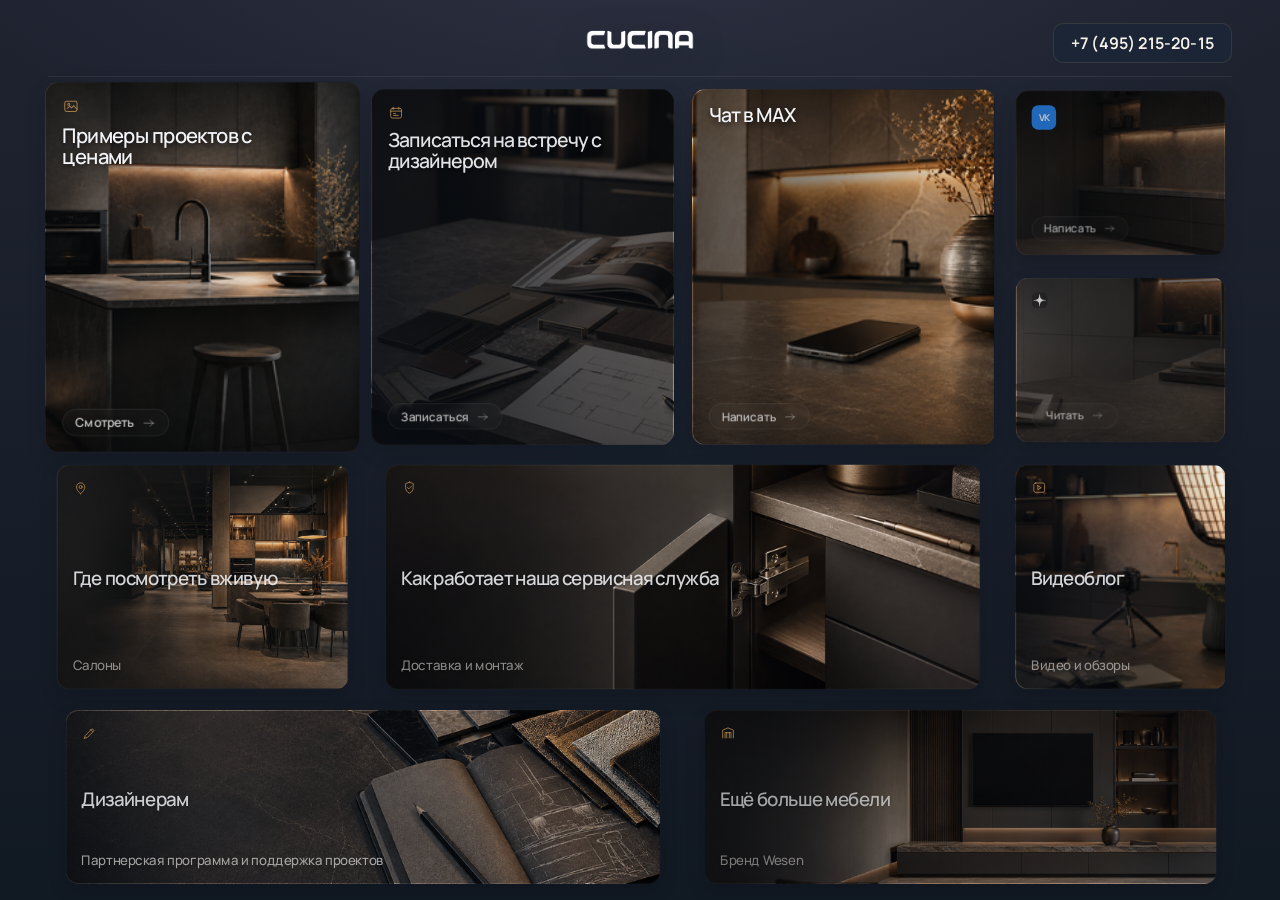
<file: public_html/index.html>
<!doctype html>
<html lang="ru">
<head>
  <meta charset="utf-8">
  <meta name="viewport" content="width=device-width, initial-scale=1">
  <title>CUCINA — кухни и мебель на заказ</title>
  <meta name="description" content="Премиальные кухни и мебель на заказ в Москве и МО. Запись через Yclients, Дзен, MAX и VK.">
  <link rel="preconnect" href="https://fonts.googleapis.com">
  <link rel="preconnect" href="https://fonts.gstatic.com" crossorigin>
  <link href="https://fonts.googleapis.com/css2?family=Manrope:wght@400;500;600;700;800&display=swap" rel="stylesheet">
  <link rel="stylesheet" href="assets/style.css?v=1">
</head>
<body>
<div class="page-shell">
  <header class="site-header header">
    <div></div>
    <a class="logo" href="#" aria-label="CUCINA"><img src="assets/img/logo.png" alt="CUCINA"></a>
    <div class="phone-wrap">
      <button class="icon-btn phone-toggle" data-phone-toggle aria-label="Показать телефон">
        <svg class="icon icon--stroke icon--white" viewBox="0 0 24 24" aria-hidden="true" focusable="false">
          <path d="M4.8 5.8c0 7.4 6 13.4 13.4 13.4h1.4a1.7 1.7 0 0 0 1.7-1.5l.4-3.2a1.7 1.7 0 0 0-1-1.8l-3-1.3a1.7 1.7 0 0 0-1.9.5l-1.2 1.5a13 13 0 0 1-4-4l1.5-1.2a1.7 1.7 0 0 0 .5-1.9L11.3 3.3a1.7 1.7 0 0 0-1.8-1l-3.2.4A1.7 1.7 0 0 0 4.8 4.4v1.4Z"/>
        </svg>
      </button>
      <a class="phone-badge" data-phone-badge href="tel:+74952152015" aria-label="Позвонить в CUCINA">+7 (495) 215-20-15</a>
    </div>
  </header>

  <main class="main-grid">
    <section class="feature-grid reveal" aria-label="Навигация CUCINA">
      <a id="projects" class="nav-card feature-card feature-card--large card card-projects" href="proekty-s-cenami/">
        <i class="icon icon--bronze card-icon" aria-hidden="true"><svg class="icon--stroke" viewBox="0 0 24 24"><rect x="3.5" y="5" width="17" height="14" rx="2.6"/><path d="m7 15 3.3-3.4 2.7 2.5 2.8-3.1L20.5 16"/><circle cx="9" cy="9" r="1.4"/></svg></i>
        <h2 class="feature-card-title">Примеры проектов с ценами</h2>
        <span class="card-link">Смотреть <span class="link-arrow" aria-hidden="true"><svg class="icon icon--stroke" viewBox="0 0 24 24"><path d="M4 12h16"/><path d="m14 7 5 5-5 5"/></svg></span></span>
      </a>

      <a id="meeting" class="nav-card feature-card feature-card--large card card-meeting" href="https://n1251174.yclients.com" target="_blank" rel="noopener">
        <i class="icon icon--bronze card-icon" aria-hidden="true"><svg class="icon--stroke" viewBox="0 0 24 24"><rect x="4.2" y="5.8" width="15.6" height="14" rx="2.5"/><path d="M8.1 4.2v3M15.9 4.2v3M4.2 9.8h15.6M8.4 13.4h3.1M8.4 16h6.8"/></svg></i>
        <h2 class="feature-card-title">Записаться на встречу с дизайнером</h2>
        <span class="card-link">Записаться <span class="link-arrow" aria-hidden="true"><svg class="icon icon--stroke" viewBox="0 0 24 24"><path d="M4 12h16"/><path d="m14 7 5 5-5 5"/></svg></span></span>
      </a>

      <a class="communication-card feature-card feature-card--large card card-max" href="https://max.ru/u/f9LHodD0cOKD8hAky4U4z9NXMwP0PvuzfMw3S0qTQnST_SfepuEovfQ71QQ" target="_blank" rel="noopener" aria-label="Чат в MAX — написать">
        <h2 class="feature-card-title">Чат в MAX</h2>
        <span class="card-link">Написать <span class="link-arrow" aria-hidden="true"><svg class="icon icon--stroke" viewBox="0 0 24 24"><path d="M4 12h16"/><path d="m14 7 5 5-5 5"/></svg></span></span>
      </a>

      <div class="social-column">
        <a class="communication-card feature-card feature-card--small card card-vk" href="https://vk.me/cucinamsk" target="_blank" rel="noopener" aria-label="VK — написать">
          <span class="brand-icon brand-icon--vk" aria-hidden="true"><span>VK</span></span>
          <span class="card-link">Написать <span class="link-arrow" aria-hidden="true"><svg class="icon icon--stroke" viewBox="0 0 24 24"><path d="M4 12h16"/><path d="m14 7 5 5-5 5"/></svg></span></span>
        </a>
        <a class="communication-card feature-card feature-card--small card card-dzen" href="https://dzen.ru/cucina-msk.ru?tab=articles" target="_blank" rel="noopener" aria-label="Дзен — читать">
          <span class="brand-icon brand-icon--dzen" aria-hidden="true"><img src="assets/img/dzen-logo.svg" alt=""></span>
          <span class="card-link">Читать <span class="link-arrow" aria-hidden="true"><svg class="icon icon--stroke" viewBox="0 0 24 24"><path d="M4 12h16"/><path d="m14 7 5 5-5 5"/></svg></span></span>
        </a>
      </div>

      <a id="showroom" class="nav-card feature-card card card-showroom" href="gde-posmotret/">
        <i class="icon icon--bronze card-icon" aria-hidden="true"><svg class="icon--stroke" viewBox="0 0 24 24"><path d="M12 21s6.2-4.7 6.2-10A6.2 6.2 0 1 0 5.8 11c0 5.3 6.2 10 6.2 10Z"/><circle cx="12" cy="11" r="2.3"/></svg></i>
        <h2 class="feature-card-title">Где посмотреть вживую</h2>
        <p class="feature-card-note">Салоны</p>
      </a>
      <a id="service" class="nav-card feature-card card card-service" href="service/">
        <i class="icon icon--bronze card-icon" aria-hidden="true"><svg class="icon--stroke" viewBox="0 0 24 24"><path d="M12 3.8 6.3 6v5.5c0 4.2 2.2 7.3 5.7 8.7 3.5-1.4 5.7-4.5 5.7-8.7V6L12 3.8Z"/><path d="m9.2 11.8 2 2 3.7-3.8"/></svg></i>
        <h2 class="feature-card-title">Как работает наша сервисная служба</h2>
        <p class="feature-card-note">Доставка и монтаж</p>
      </a>
      <a id="video" class="nav-card feature-card card card-video" href="https://dzen.ru/cucina-msk.ru?tab=longs" target="_blank" rel="noopener">
        <i class="icon icon--bronze card-icon" aria-hidden="true"><svg class="icon--stroke" viewBox="0 0 24 24"><rect x="4" y="5" width="16" height="14" rx="2.4"/><path d="m10 9 5 3-5 3V9Z"/></svg></i>
        <h2 class="feature-card-title">Видеоблог</h2>
        <p class="feature-card-note">Видео и обзоры</p>
      </a>

      <a id="designers" class="nav-card feature-card feature-card--wide card card-designers" href="dizaineram/">
        <i class="icon icon--bronze card-icon" aria-hidden="true"><svg class="icon--stroke" viewBox="0 0 24 24"><path d="m4.5 19.5 4.3-1 9-9a2.1 2.1 0 0 0-3-3l-9 9-1.3 4Z"/><path d="m13.5 6.5 3 3"/></svg></i>
        <h2 class="feature-card-title">Дизайнерам</h2>
        <p class="feature-card-note">Партнерская программа и поддержка проектов</p>
      </a>
      <a id="wesen" class="nav-card feature-card feature-card--wide card card-wesen" href="https://wesen.store/" target="_blank" rel="noopener">
        <i class="icon icon--bronze card-icon" aria-hidden="true"><svg class="icon--stroke" viewBox="0 0 24 24"><path d="M4 19V7.5L12 4l8 3.5V19"/><path d="M7.5 19v-8h9V19"/><path d="M10 11v8M14 11v8"/></svg></i>
        <h2 class="feature-card-title">Ещё больше мебели</h2>
        <p class="feature-card-note">Бренд Wesen</p>
      </a>
    </section>
  </main>
</div>
<script src="assets/app.js"></script>
</body>
</html>
</file>
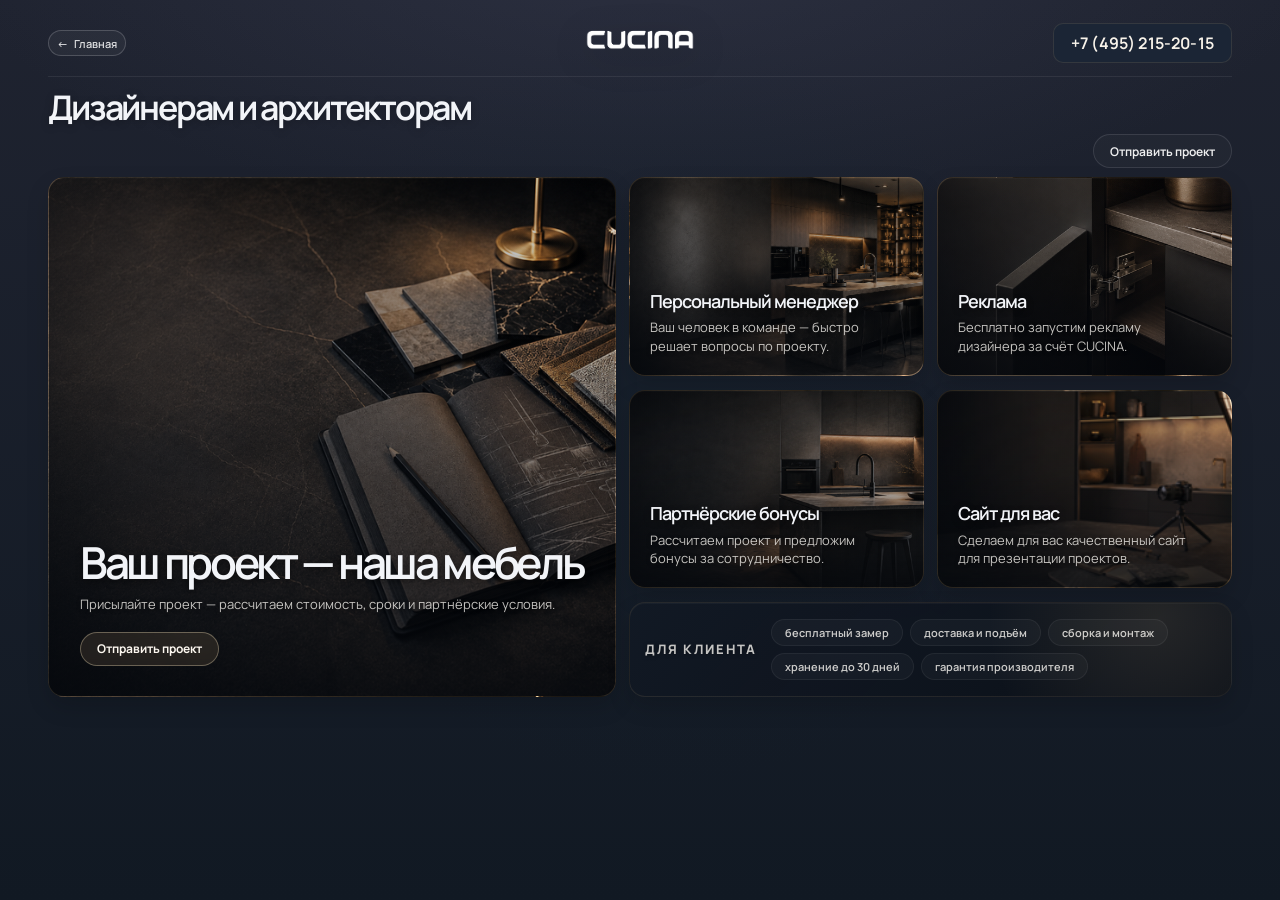
<file: public_html/dizaineram/index.html>
<!doctype html>
<html lang="ru">
<head>
  <meta charset="utf-8">
  <meta name="viewport" content="width=device-width, initial-scale=1">
  <title>Дизайнерам и архитекторам — CUCINA</title>
  <meta name="description" content="Партнёрство CUCINA для дизайнеров и архитекторов: расчёт проектов, бонусы, реклама и персональная поддержка.">
  <link rel="preconnect" href="https://fonts.googleapis.com">
  <link rel="preconnect" href="https://fonts.gstatic.com" crossorigin>
  <link href="https://fonts.googleapis.com/css2?family=Manrope:wght@400;500;600;700;800&display=swap" rel="stylesheet">
  <link rel="stylesheet" href="../assets/style.css?v=1">
</head>
<body class="designers-page">
<div class="page-shell designers-shell">
  <header class="site-header header">
    <a class="back-link" href="../" aria-label="Вернуться на главную">
      <span aria-hidden="true">←</span>
      Главная
    </a>
    <a class="logo" href="../" aria-label="CUCINA"><img src="../assets/img/logo.png" alt="CUCINA"></a>
    <div class="phone-wrap">
      <button class="icon-btn phone-toggle" data-phone-toggle aria-label="Показать телефон">
        <svg class="icon icon--stroke icon--white" viewBox="0 0 24 24" aria-hidden="true" focusable="false">
          <path d="M4.8 5.8c0 7.4 6 13.4 13.4 13.4h1.4a1.7 1.7 0 0 0 1.7-1.5l.4-3.2a1.7 1.7 0 0 0-1-1.8l-3-1.3a1.7 1.7 0 0 0-1.9.5l-1.2 1.5a13 13 0 0 1-4-4l1.5-1.2a1.7 1.7 0 0 0 .5-1.9L11.3 3.3a1.7 1.7 0 0 0-1.8-1l-3.2.4A1.7 1.7 0 0 0 4.8 4.4v1.4Z"/>
        </svg>
      </button>
      <a class="phone-badge" data-phone-badge href="tel:+74952152015" aria-label="Позвонить в CUCINA">+7 (495) 215-20-15</a>
    </div>
  </header>

  <main class="designers-main reveal" aria-label="Партнёрство для дизайнеров и архитекторов">
    <section class="catalog-head designers-top">
      <h1>Дизайнерам и архитекторам</h1>
    </section>

    <section class="catalog-toolbar page-toolbar" aria-label="Отправка проекта">
      <div class="catalog-filters page-toolbar-spacer" aria-hidden="true">
        <button class="catalog-filter is-active" type="button" tabindex="-1">Все</button>
        <button class="catalog-filter" type="button" tabindex="-1">Кухни</button>
        <button class="catalog-filter" type="button" tabindex="-1">Гостиные</button>
        <button class="catalog-filter" type="button" tabindex="-1">Шкаф</button>
      </div>
      <a class="catalog-meeting" href="https://max.ru/u/f9LHodD0cOKD8hAky4U4z9NXMwP0PvuzfMw3S0qTQnST_SfepuEovfQ71QQ" target="_blank" rel="noopener">Отправить проект</a>
    </section>

    <section class="designers-bento" aria-label="Условия сотрудничества">
      <article class="designer-card designer-card--hero">
        <div class="designer-card__content">
          <h2>Ваш проект — наша мебель</h2>
          <p>Присылайте проект — рассчитаем стоимость, сроки и партнёрские условия.</p>
          <div class="designer-card__actions">
            <a class="designer-card__cta" href="https://max.ru/u/f9LHodD0cOKD8hAky4U4z9NXMwP0PvuzfMw3S0qTQnST_SfepuEovfQ71QQ" target="_blank" rel="noopener">Отправить проект</a>
          </div>
        </div>
      </article>

      <article class="designer-card designer-card--benefit designer-card--manager">
        <h2>Персональный менеджер</h2>
        <p>Ваш человек в команде — быстро решает вопросы по проекту.</p>
      </article>
      <article class="designer-card designer-card--benefit designer-card--ads">
        <h2>Реклама</h2>
        <p>Бесплатно запустим рекламу дизайнера за счёт CUCINA.</p>
      </article>
      <article class="designer-card designer-card--benefit designer-card--terms">
        <h2>Партнёрские бонусы</h2>
        <p>Рассчитаем проект и предложим бонусы за сотрудничество.</p>
      </article>
      <article class="designer-card designer-card--benefit designer-card--site">
        <h2>Сайт для вас</h2>
        <p>Сделаем для вас качественный сайт для презентации проектов.</p>
      </article>

      <article class="designer-card designer-card--client">
        <p class="designer-card__kicker">Для клиента</p>
        <div class="designer-chips" aria-label="Преимущества для клиента">
          <span>бесплатный замер</span>
          <span>доставка и подъём</span>
          <span>сборка и монтаж</span>
          <span>хранение до 30 дней</span>
          <span>гарантия производителя</span>
        </div>
      </article>
    </section>
  </main>
</div>
<script src="../assets/app.js"></script>
</body>
</html>
</file>
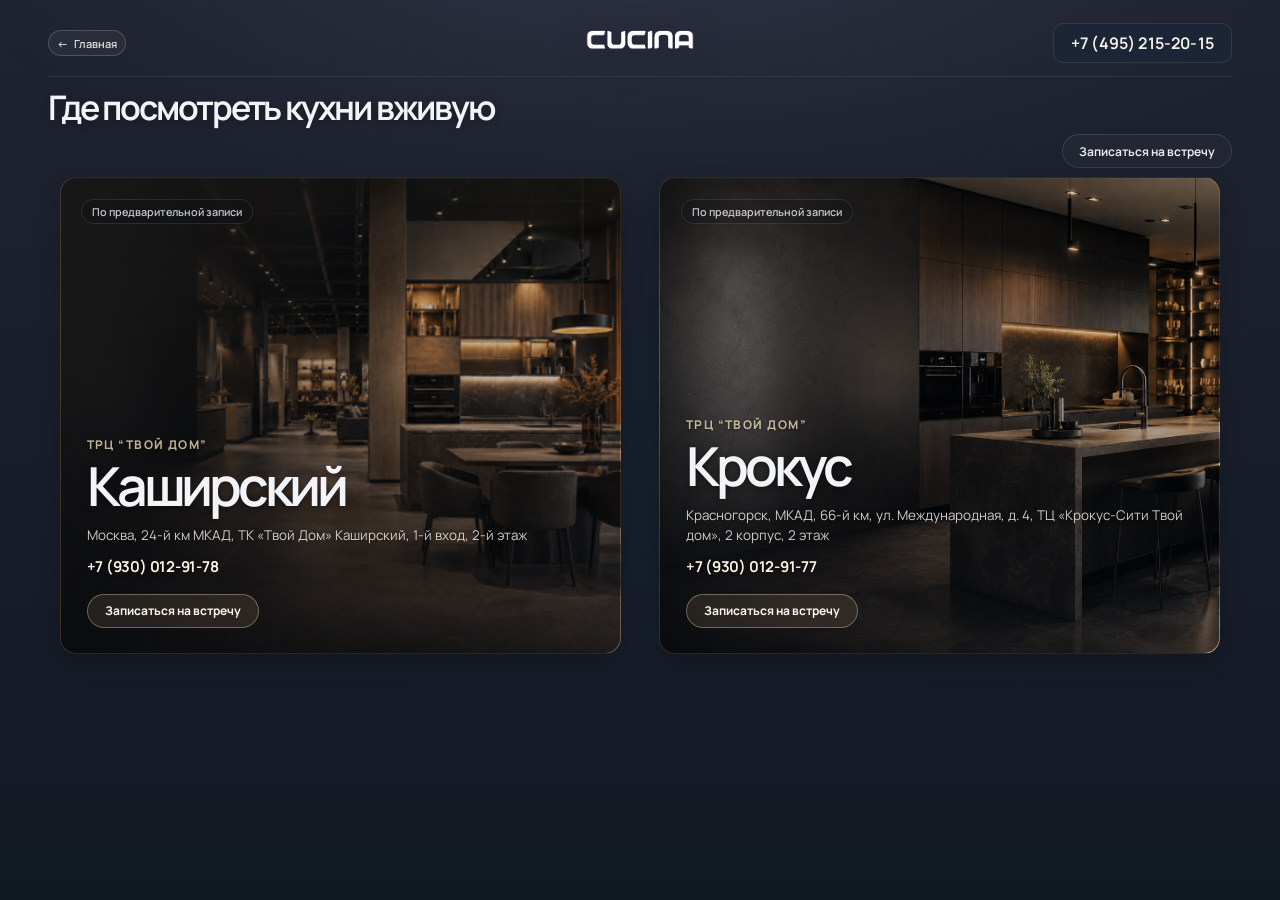
<file: public_html/gde-posmotret/index.html>
<!doctype html>
<html lang="ru">
<head>
  <meta charset="utf-8">
  <meta name="viewport" content="width=device-width, initial-scale=1">
  <title>Где посмотреть кухни вживую — CUCINA</title>
  <meta name="description" content="Адреса салонов CUCINA в Москве и Красногорске, где можно посмотреть кухни вживую. Запишитесь на встречу перед визитом.">
  <link rel="preconnect" href="https://fonts.googleapis.com">
  <link rel="preconnect" href="https://fonts.gstatic.com" crossorigin>
  <link href="https://fonts.googleapis.com/css2?family=Manrope:wght@400;500;600;700;800&display=swap" rel="stylesheet">
  <link rel="stylesheet" href="../assets/style.css?v=1">
</head>
<body class="showrooms-page">
<div class="page-shell showrooms-shell">
  <header class="site-header header">
    <a class="back-link" href="../" aria-label="Вернуться на главную">
      <span aria-hidden="true">←</span>
      Главная
    </a>
    <a class="logo" href="../" aria-label="CUCINA"><img src="../assets/img/logo.png" alt="CUCINA"></a>
    <div class="phone-wrap">
      <button class="icon-btn phone-toggle" data-phone-toggle aria-label="Показать телефон">
        <svg class="icon icon--stroke icon--white" viewBox="0 0 24 24" aria-hidden="true" focusable="false">
          <path d="M4.8 5.8c0 7.4 6 13.4 13.4 13.4h1.4a1.7 1.7 0 0 0 1.7-1.5l.4-3.2a1.7 1.7 0 0 0-1-1.8l-3-1.3a1.7 1.7 0 0 0-1.9.5l-1.2 1.5a13 13 0 0 1-4-4l1.5-1.2a1.7 1.7 0 0 0 .5-1.9L11.3 3.3a1.7 1.7 0 0 0-1.8-1l-3.2.4A1.7 1.7 0 0 0 4.8 4.4v1.4Z"/>
        </svg>
      </button>
      <a class="phone-badge" data-phone-badge href="tel:+74952152015" aria-label="Позвонить в CUCINA">+7 (495) 215-20-15</a>
    </div>
  </header>

  <main class="showrooms-main reveal" aria-label="Где посмотреть кухни CUCINA вживую">
    <section class="catalog-head showrooms-top">
      <h1>Где посмотреть кухни вживую</h1>
    </section>

    <section class="catalog-toolbar page-toolbar" aria-label="Запись на встречу">
      <div class="catalog-filters page-toolbar-spacer" aria-hidden="true">
        <button class="catalog-filter is-active" type="button" tabindex="-1">Все</button>
        <button class="catalog-filter" type="button" tabindex="-1">Кухни</button>
        <button class="catalog-filter" type="button" tabindex="-1">Гостиные</button>
        <button class="catalog-filter" type="button" tabindex="-1">Шкаф</button>
      </div>
      <a class="catalog-meeting" href="https://n1251174.yclients.com" target="_blank" rel="noopener">Записаться на встречу</a>
    </section>

    <section class="showrooms-grid" aria-label="Адреса салонов">
      <article class="showroom-card showroom-card--kashirsky">
        <span class="showroom-card__badge" aria-hidden="true">По предварительной записи</span>
        <div class="showroom-card__content">
          <p class="showroom-card__kicker">ТРЦ “ТВОЙ ДОМ”</p>
          <h2>Каширский</h2>
          <p class="showroom-card__address">Москва, 24-й км МКАД, ТК «Твой Дом» Каширский, 1-й вход, 2-й этаж</p>
          <a class="showroom-card__phone" href="tel:+79300129178">+7 (930) 012-91-78</a>
          <a class="showroom-card__cta" href="https://n1251174.yclients.com/company/1144160/personal/select-master?o=s17213187" target="_blank" rel="noopener">Записаться на встречу</a>
        </div>
      </article>

      <article class="showroom-card showroom-card--crocus">
        <span class="showroom-card__badge" aria-hidden="true">По предварительной записи</span>
        <div class="showroom-card__content">
          <p class="showroom-card__kicker">ТРЦ “ТВОЙ ДОМ”</p>
          <h2>Крокус</h2>
          <p class="showroom-card__address">Красногорск, МКАД, 66-й км, ул. Международная, д. 4, ТЦ «Крокус-Сити Твой дом», 2 корпус, 2 этаж</p>
          <a class="showroom-card__phone" href="tel:+79300129177">+7 (930) 012-91-77</a>
          <a class="showroom-card__cta" href="https://n1251174.yclients.com/company/1144799/personal/select-master?o=s17213187" target="_blank" rel="noopener">Записаться на встречу</a>
        </div>
      </article>
    </section>
  </main>
</div>
<script src="../assets/app.js"></script>
</body>
</html>
</file>
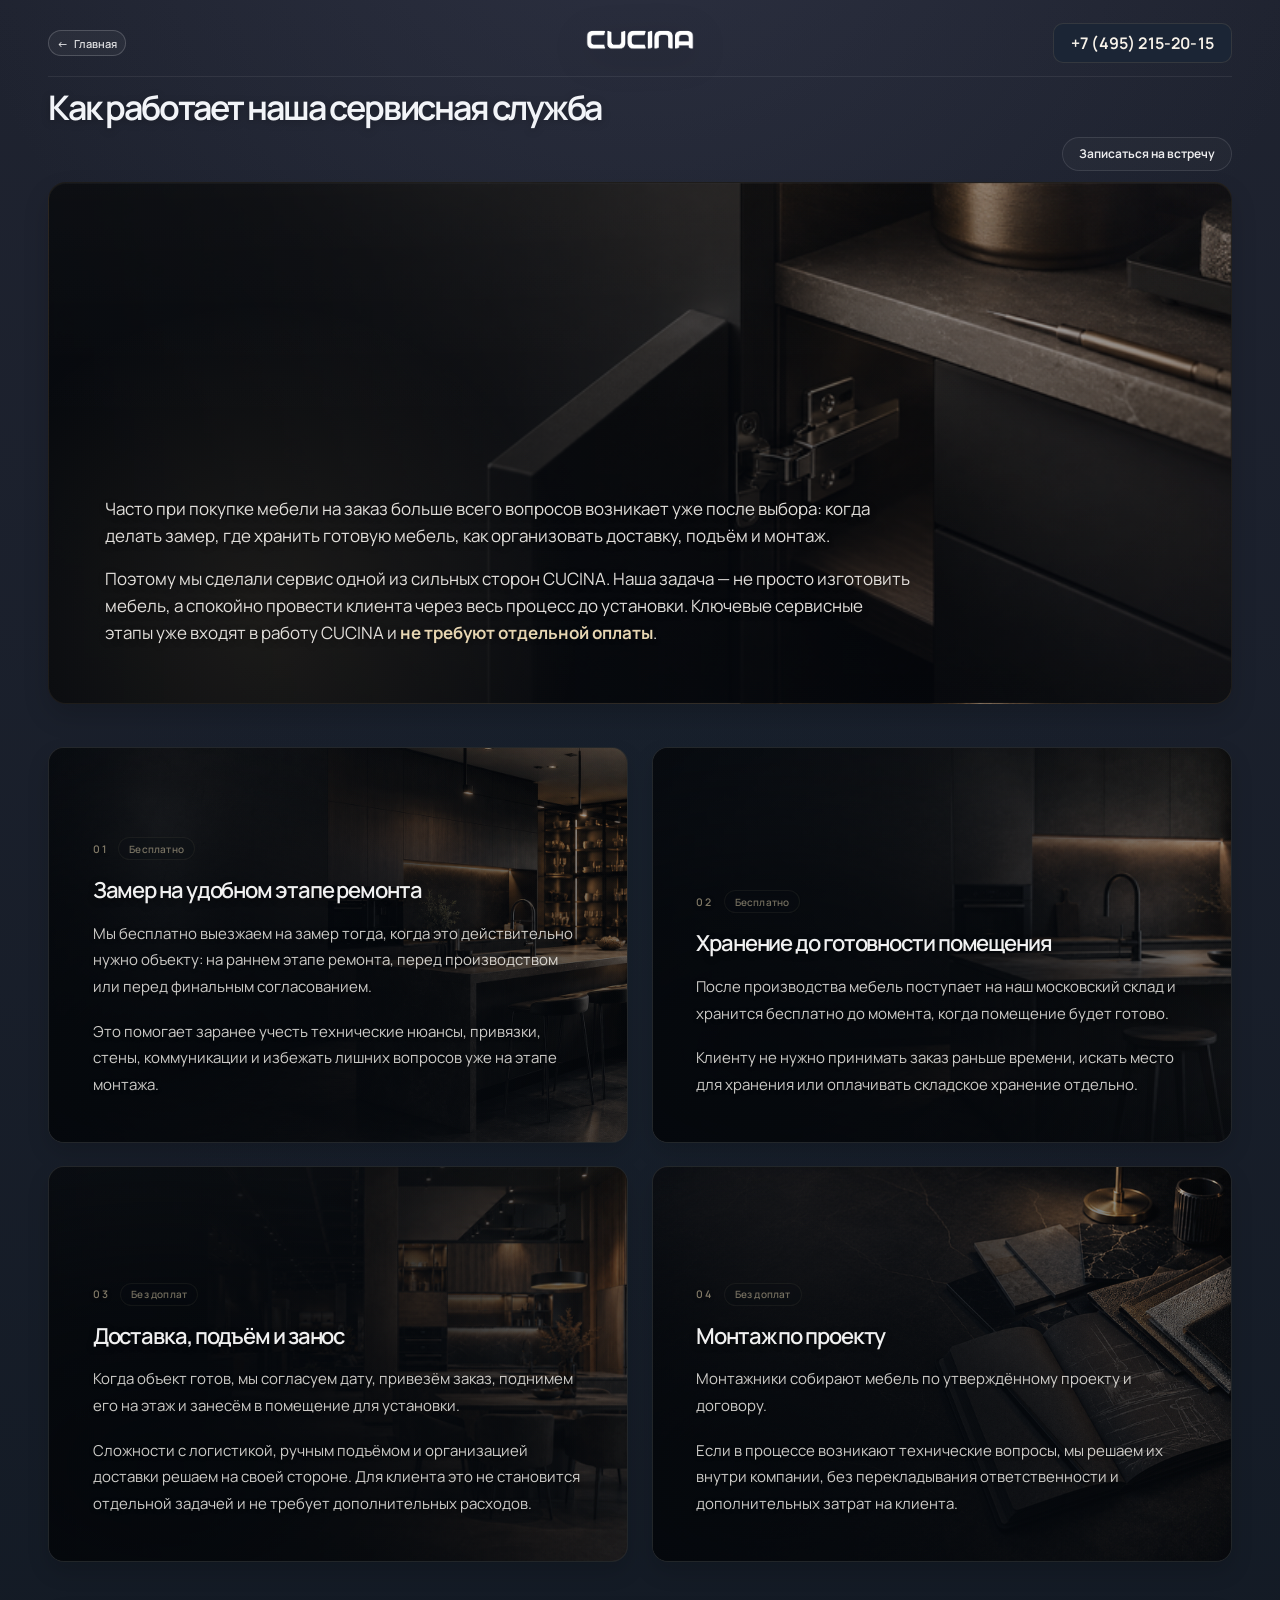
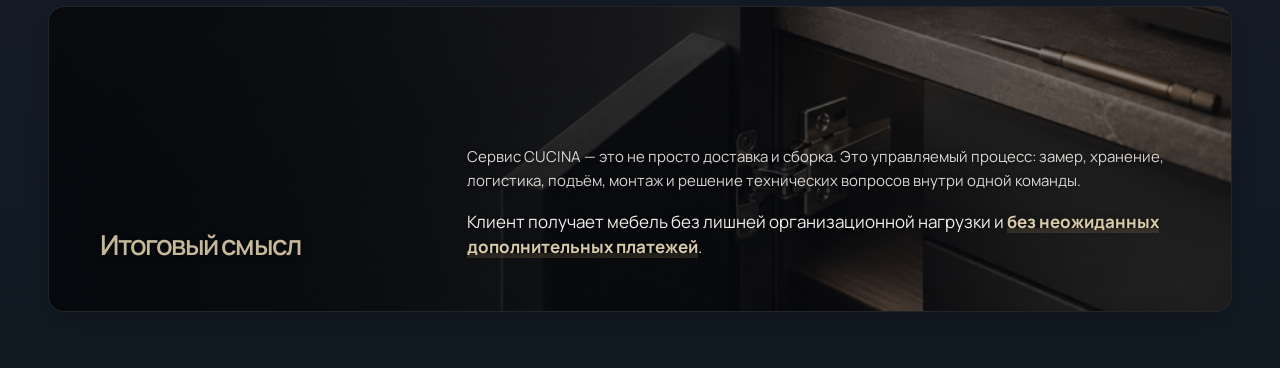
<file: public_html/service/index.html>
<!doctype html>
<html lang="ru">
<head>
  <meta charset="utf-8">
  <meta name="viewport" content="width=device-width, initial-scale=1">
  <title>Как работает наша сервисная служба — CUCINA</title>
  <meta name="description" content="Сервисная служба CUCINA: замер, хранение, доставка, подъём, занос и монтаж мебели на заказ без лишней организационной нагрузки.">
  <link rel="preconnect" href="https://fonts.googleapis.com">
  <link rel="preconnect" href="https://fonts.gstatic.com" crossorigin>
  <link href="https://fonts.googleapis.com/css2?family=Manrope:wght@400;500;600;700;800&display=swap" rel="stylesheet">
  <link rel="stylesheet" href="../assets/style.css?v=1">
</head>
<body class="service-page">
<div class="page-shell service-shell">
  <header class="site-header header">
    <a class="back-link" href="../" aria-label="Вернуться на главную">
      <span aria-hidden="true">←</span>
      Главная
    </a>
    <a class="logo" href="../" aria-label="CUCINA"><img src="../assets/img/logo.png" alt="CUCINA"></a>
    <div class="phone-wrap">
      <button class="icon-btn phone-toggle" data-phone-toggle aria-label="Показать телефон">
        <svg class="icon icon--stroke icon--white" viewBox="0 0 24 24" aria-hidden="true" focusable="false">
          <path d="M4.8 5.8c0 7.4 6 13.4 13.4 13.4h1.4a1.7 1.7 0 0 0 1.7-1.5l.4-3.2a1.7 1.7 0 0 0-1-1.8l-3-1.3a1.7 1.7 0 0 0-1.9.5l-1.2 1.5a13 13 0 0 1-4-4l1.5-1.2a1.7 1.7 0 0 0 .5-1.9L11.3 3.3a1.7 1.7 0 0 0-1.8-1l-3.2.4A1.7 1.7 0 0 0 4.8 4.4v1.4Z"/>
        </svg>
      </button>
      <a class="phone-badge" data-phone-badge href="tel:+74952152015" aria-label="Позвонить в CUCINA">+7 (495) 215-20-15</a>
    </div>
  </header>

  <main class="service-main reveal" aria-label="Как работает сервисная служба CUCINA">
    <section class="catalog-head service-top">
      <h1>Как работает наша сервисная служба</h1>
    </section>

    <section class="catalog-toolbar page-toolbar" aria-label="Запись на встречу">
      <div class="catalog-filters page-toolbar-spacer" aria-hidden="true">
        <button class="catalog-filter is-active" type="button" tabindex="-1">Все</button>
        <button class="catalog-filter" type="button" tabindex="-1">Кухни</button>
        <button class="catalog-filter" type="button" tabindex="-1">Гостиные</button>
        <button class="catalog-filter" type="button" tabindex="-1">Шкаф</button>
      </div>
      <a class="catalog-meeting" href="https://n1251174.yclients.com" target="_blank" rel="noopener">Записаться на встречу</a>
    </section>

    <section class="service-flow" aria-label="Этапы сервиса CUCINA">
      <article class="service-hero" aria-label="Сервис CUCINA">
        <div class="service-hero__content">
          <p>Часто при покупке мебели на заказ больше всего вопросов возникает уже после выбора: когда делать замер, где хранить готовую мебель, как организовать доставку, подъём и монтаж.</p>
          <p>Поэтому мы сделали сервис одной из сильных сторон CUCINA. Наша задача — не просто изготовить мебель, а спокойно провести клиента через весь процесс до установки. Ключевые сервисные этапы уже входят в работу CUCINA и <span>не требуют отдельной оплаты</span>.</p>
        </div>
      </article>

      <section class="service-stages" aria-label="Этапы сервисной службы">
        <article class="service-card service-step service-step--measure">
          <div class="service-step__body">
            <div class="service-step__meta"><span class="service-step__number">01</span><span class="service-step__label">Бесплатно</span></div>
            <h2>Замер на удобном этапе ремонта</h2>
            <p>Мы бесплатно выезжаем на замер тогда, когда это действительно нужно объекту: на раннем этапе ремонта, перед производством или перед финальным согласованием.</p>
            <p>Это помогает заранее учесть технические нюансы, привязки, стены, коммуникации и избежать лишних вопросов уже на этапе монтажа.</p>
          </div>
          <div class="service-step__visual" aria-hidden="true"></div>
        </article>

        <article class="service-card service-step service-step--storage">
          <div class="service-step__body">
            <div class="service-step__meta"><span class="service-step__number">02</span><span class="service-step__label">Бесплатно</span></div>
            <h2>Хранение до готовности помещения</h2>
            <p>После производства мебель поступает на наш московский склад и хранится бесплатно до момента, когда помещение будет готово.</p>
            <p>Клиенту не нужно принимать заказ раньше времени, искать место для хранения или оплачивать складское хранение отдельно.</p>
          </div>
          <div class="service-step__visual" aria-hidden="true"></div>
        </article>

        <article class="service-card service-step service-step--delivery">
          <div class="service-step__body">
            <div class="service-step__meta"><span class="service-step__number">03</span><span class="service-step__label">Без доплат</span></div>
            <h2>Доставка, подъём и занос</h2>
            <p>Когда объект готов, мы согласуем дату, привезём заказ, поднимем его на этаж и занесём в помещение для установки.</p>
            <p>Сложности с логистикой, ручным подъёмом и организацией доставки решаем на своей стороне. Для клиента это не становится отдельной задачей и не требует дополнительных расходов.</p>
          </div>
          <div class="service-step__visual" aria-hidden="true"></div>
        </article>

        <article class="service-card service-step service-step--install">
          <div class="service-step__body">
            <div class="service-step__meta"><span class="service-step__number">04</span><span class="service-step__label">Без доплат</span></div>
            <h2>Монтаж по проекту</h2>
            <p>Монтажники собирают мебель по утверждённому проекту и договору.</p>
            <p>Если в процессе возникают технические вопросы, мы решаем их внутри компании, без перекладывания ответственности и дополнительных затрат на клиента.</p>
          </div>
          <div class="service-step__visual" aria-hidden="true"></div>
        </article>
      </section>

      <article class="service-summary" aria-label="Итоговый смысл">
        <h2>Итоговый смысл</h2>
        <div class="service-summary__text">
          <p>Сервис CUCINA — это не просто доставка и сборка. Это управляемый процесс: замер, хранение, логистика, подъём, монтаж и решение технических вопросов внутри одной команды.</p>
          <p>Клиент получает мебель без лишней организационной нагрузки и <span>без неожиданных дополнительных платежей</span>.</p>
        </div>
      </article>
    </section>
  </main>
</div>
<script src="../assets/app.js"></script>
</body>
</html>
</file>
<file: public_html/assets/style.css>
:root{--bg:#1d1f2a;--text:#f2f4f8;--muted:#b9b0a5;--line:rgba(255,255,255,.07);--card:rgba(10,16,26,.66);--gold:#d8b780;--gold2:#f0dfb9;--page-x:clamp(18px,2.2vw,32px);--page-y:clamp(8px,1.2dvh,14px);--header-h:clamp(58px,7.2dvh,70px);--row-gap:clamp(8px,1dvh,12px);--col-gap:clamp(10px,1.05vw,12px)}
*{box-sizing:border-box}html,body{min-height:100%}body{margin:0;font-family:Manrope,sans-serif;color:var(--text);background:radial-gradient(130% 78% at 50% -8%,rgba(68,72,95,.36),transparent 42%),radial-gradient(circle at 52% 45%,rgba(20,33,45,.42),transparent 46%),linear-gradient(180deg,#1f2330 0%,#111923 100%);min-height:100dvh;overflow-x:hidden}a,a:visited,a:hover,a:active{color:inherit;text-decoration:none}
.page-shell{width:min(1420px,calc(100vw - 40px));height:100dvh;margin:0 auto;padding:var(--page-y) var(--page-x);box-sizing:border-box;position:relative;display:grid;grid-template-rows:var(--header-h) minmax(0,1fr);row-gap:var(--row-gap)}
.site-header,.header{height:var(--header-h);display:grid;grid-template-columns:80px 1fr 80px;align-items:center;position:relative}.site-header::after,.header::after{content:"";position:absolute;left:0;right:0;bottom:-1px;height:1px;background:rgba(255,255,255,.07)}
.logo{width:clamp(188px,16vw,258px);height:var(--header-h);display:flex;align-items:center;justify-content:center;justify-self:center}.logo img{display:block;max-width:100%;max-height:88%;width:auto;height:auto;object-fit:contain;filter:drop-shadow(0 8px 18px rgba(0,0,0,.22))}
.icon{display:inline-block;flex:0 0 auto;color:currentColor}svg.icon,.icon svg{display:block;width:100%;height:100%}.icon--stroke{fill:none;stroke:currentColor;stroke-width:1.4;stroke-linecap:round;stroke-linejoin:round}.icon--bronze{color:rgba(198,148,82,.88)}.icon--white{color:rgba(255,255,255,.86)}
.icon-btn{cursor:pointer;transition:border-color .2s,background .2s,transform .2s}.phone-toggle{width:36px;height:36px;border:1px solid rgba(198,148,82,.34);border-radius:50%;background:rgba(255,255,255,.025);display:inline-flex;align-items:center;justify-content:center}.phone-toggle .icon,.phone-toggle svg{width:16px;height:16px}.phone-toggle:hover{border-color:rgba(198,148,82,.5);background:rgba(255,255,255,.045);transform:translateY(-1px)}.phone-wrap{position:relative;justify-self:end;display:flex;align-items:center;gap:10px}.phone-badge{white-space:nowrap;padding:8px 17px;border-radius:10px;background:rgba(28,38,54,.96);border:1px solid rgba(216,183,128,.13);font-size:16px;font-weight:650;letter-spacing:.01em;color:#f8f3ea;transition:.2s}.phone-badge:hover{border-color:rgba(240,223,185,.3);background:rgba(34,46,63,.98)}
.main-grid{min-height:0;height:100%;position:relative;isolation:isolate}.feature-grid{height:100%;min-height:0;display:grid;grid-template-columns:repeat(3,minmax(0,1fr)) minmax(170px,.72fr);grid-template-rows:minmax(178px,.95fr) minmax(122px,.62fr) minmax(104px,.48fr);column-gap:var(--col-gap);row-gap:var(--row-gap)}
.social-column{display:grid;grid-template-rows:1fr 1fr;gap:var(--col-gap);min-height:0}.card{background:rgba(10,16,26,.62);border:1px solid rgba(255,255,255,.028);box-shadow:0 8px 20px rgba(0,0,0,.14);transition:transform .2s ease,box-shadow .2s ease,border-color .2s ease,filter .2s ease}.card:hover{transform:translateY(-1px);box-shadow:0 12px 24px rgba(0,0,0,.18);border-color:rgba(255,255,255,.012);filter:brightness(1.03)}
.feature-card{min-height:0;padding:clamp(15px,1.95dvh,21px) clamp(15px,1.45vw,20px);border-radius:14px;position:relative;overflow:hidden;display:flex;flex-direction:column;align-items:flex-start;background-size:cover!important;background-position:center right!important;background-repeat:no-repeat!important}.feature-card::after{content:"";position:absolute;inset:0;z-index:0;pointer-events:none;background:linear-gradient(90deg,rgba(8,12,18,.52) 0%,rgba(8,12,18,.34) 42%,rgba(8,12,18,.12) 72%,rgba(8,12,18,.03) 100%)}.feature-card>*{position:relative;z-index:1}.feature-card--large{justify-content:flex-start}.feature-card--small{padding:14px 14px}.feature-card--wide{justify-content:center}.card-video,.card-service{justify-content:center}.card-icon{width:17px;height:17px;margin-bottom:9px;color:rgba(198,148,82,.78)}
.feature-card-title{margin:0;font-size:clamp(18px,1.55vw,25px);line-height:1.08;font-weight:560;letter-spacing:-.035em;text-shadow:0 1px 3px rgba(0,0,0,.42);max-width:86%}.feature-card--small .feature-card-title{font-size:18px;line-height:1.1}.feature-card-note{margin:6px 0 0;font-size:clamp(14px,1.05vw,17px);line-height:1.32;font-weight:500;color:rgba(255,252,247,.91);max-width:78%;text-shadow:0 1px 3px rgba(0,0,0,.38)}
.card-link{margin-top:auto;display:inline-flex;align-items:center;justify-content:center;gap:7px;min-width:92px;height:28px;padding:0 12px;font-size:12px;font-weight:560;line-height:1;border:1px solid rgba(255,255,255,.075);border-radius:999px;background:rgba(255,255,255,.024);color:rgba(255,255,255,.82);backdrop-filter:blur(2px)}.link-arrow{width:14px;height:14px;color:rgba(255,255,255,.5)}.link-arrow svg{stroke-width:1.3}.brand-icon{margin-bottom:8px}.brand-icon--dzen{width:17px;height:17px;display:inline-flex;align-items:center;justify-content:center;opacity:.72}.brand-icon--dzen img{width:100%;height:100%;display:block;object-fit:contain}.brand-icon--max{width:26px;height:26px;display:block;border-radius:7px}.brand-icon--vk{width:26px;height:26px;border-radius:7px;background:#2787f5;color:#fff;display:inline-flex;align-items:center;justify-content:center;font-size:10px;font-weight:700;letter-spacing:-.03em;line-height:1}
.card-projects{background-image:url("img/bg/primeri-realnih.png")!important}.card-meeting{background-image:url("img/bg/hero-kitchen.png")!important}.card-max{background-image:url("img/bg/max.png")!important}.card-vk{background-image:url("img/bg/vk.png")!important;background-position:76% center!important}.card-dzen{background-image:url("img/bg/dzen.png")!important}.card-showroom{background-image:url("img/bg/gde-posmotret.png")!important}.card-service{grid-column:2/4;background-image:url("img/bg/svoia-service.png")!important}.card-video{grid-column:4;background-image:url("img/bg/akcii.png")!important}.card-designers{grid-column:1/3;background-image:url("img/bg/diziner.png")!important}.card-wesen{grid-column:3/5;background-image:url("img/bg/hero-kitchen.png")!important}.card-vk::after,.card-dzen::after,.card-max::after{background:linear-gradient(90deg,rgba(8,12,18,.46) 0%,rgba(8,12,18,.30) 44%,rgba(8,12,18,.12) 75%,rgba(8,12,18,.03) 100%)}
.reveal{animation:fadeUp .55s ease both}.delay-1{animation-delay:.08s}@keyframes fadeUp{from{opacity:0;transform:translateY(10px)}to{opacity:1;transform:none}}
@media (min-width:1025px){.phone-toggle{display:none}.phone-badge{position:static;opacity:1;transform:none;pointer-events:auto}}
@media (max-width:1024px){body{overflow-y:auto}.page-shell{width:min(760px,calc(100vw - 28px));height:auto;min-height:100dvh}.site-header,.header{grid-template-columns:44px 1fr 44px}.logo{width:clamp(168px,46vw,220px)}.phone-wrap{display:block}.phone-badge{position:absolute;top:40px;right:0;font-size:11.5px;padding:6px 10px;opacity:0;transform:translateY(-6px);pointer-events:none}.phone-wrap.is-open .phone-badge{opacity:1;transform:none;pointer-events:auto}.feature-grid{height:auto;display:flex;flex-direction:column;gap:12px}.social-column{display:flex;flex-direction:column;gap:12px}.feature-card{min-height:154px;padding:18px 18px}.feature-card--small{min-height:112px}.feature-card-title{font-size:22px;max-width:92%}.feature-card--small .feature-card-title{font-size:22px}.feature-card-note{font-size:16px;max-width:86%}.card-service,.card-video,.card-designers,.card-wesen{grid-column:auto}}
@media (max-width:520px){.page-shell{width:100%;padding:8px 14px 16px}.feature-card{min-height:140px}.feature-card-title{font-size:21px}.card-link{height:29px}.phone-badge{right:-2px}}
@media (min-width:1025px){:root{--row-gap:clamp(6px,.8dvh,10px);--col-gap:clamp(8px,.9vw,11px)}.feature-card{--card-scale:.975;justify-content:space-between;padding:clamp(13px,1.65dvh,18px) clamp(14px,1.25vw,18px);transform:scale(var(--card-scale));transform-origin:center}.feature-card-title{line-height:1.06;letter-spacing:-.04em}.feature-card-note{margin-top:5px}.card-link{height:27px;margin-top:auto}.card-projects{--card-scale:1}.card-meeting,.card-max{--card-scale:.985}.card-vk,.card-dzen{--card-scale:.96}.card-designers{--card-scale:.985}.card-wesen{--card-scale:.968}.card:hover{transform:translateY(-2px) scale(var(--card-scale,1));box-shadow:0 14px 28px rgba(0,0,0,.22);border-color:rgba(255,255,255,.018)}.card-projects::after{background:linear-gradient(90deg,rgba(6,10,16,.62) 0%,rgba(6,10,16,.40) 40%,rgba(6,10,16,.14) 72%,rgba(6,10,16,.04) 100%)}.card-meeting::after{background:linear-gradient(90deg,rgba(8,12,18,.54) 0%,rgba(8,12,18,.36) 42%,rgba(8,12,18,.13) 72%,rgba(8,12,18,.03) 100%)}.card-max::after{background:linear-gradient(90deg,rgba(5,9,15,.64) 0%,rgba(5,9,15,.42) 44%,rgba(5,9,15,.16) 76%,rgba(5,9,15,.05) 100%)}.card-vk::after,.card-dzen::after{background:linear-gradient(90deg,rgba(8,12,18,.42) 0%,rgba(8,12,18,.27) 44%,rgba(8,12,18,.10) 75%,rgba(8,12,18,.03) 100%)}.card-showroom::after{background:linear-gradient(90deg,rgba(8,12,18,.60) 0%,rgba(8,12,18,.40) 42%,rgba(8,12,18,.16) 74%,rgba(8,12,18,.04) 100%)}.card-service::after{background:linear-gradient(90deg,rgba(8,12,18,.48) 0%,rgba(8,12,18,.30) 44%,rgba(8,12,18,.11) 76%,rgba(8,12,18,.03) 100%)}.card-video::after{background:linear-gradient(90deg,rgba(8,12,18,.58) 0%,rgba(8,12,18,.38) 44%,rgba(8,12,18,.15) 76%,rgba(8,12,18,.04) 100%)}.card-designers::after{background:linear-gradient(90deg,rgba(6,10,16,.62) 0%,rgba(6,10,16,.40) 42%,rgba(6,10,16,.15) 74%,rgba(6,10,16,.04) 100%)}.card-wesen::after{background:linear-gradient(90deg,rgba(8,12,18,.44) 0%,rgba(8,12,18,.28) 44%,rgba(8,12,18,.10) 76%,rgba(8,12,18,.03) 100%)}}
@media (min-width:1025px){.feature-card{justify-content:space-between;transition:transform 360ms ease,box-shadow 360ms ease,border-color 360ms ease,filter 360ms ease}.feature-card-title{line-height:1.06;opacity:.90}.feature-card-note{opacity:.78}.card-link{flex:0 0 27px}.card-projects{--card-scale:1.015}.card-projects .feature-card-title,.card-projects .card-link{opacity:1}.card-meeting,.card-max{--card-scale:.99}.card-meeting .feature-card-title,.card-max .feature-card-title{opacity:.98}.card-vk,.card-dzen,.card-video,.card-service,.card-showroom,.card-wesen{--card-scale:.965}.card-designers{--card-scale:.975}.card-projects::after{background:linear-gradient(90deg,rgba(5,8,13,.54) 0%,rgba(5,8,13,.32) 40%,rgba(5,8,13,.10) 72%,rgba(5,8,13,.02) 100%)}.card-meeting::after{background:linear-gradient(90deg,rgba(8,12,18,.56) 0%,rgba(8,12,18,.37) 42%,rgba(8,12,18,.14) 72%,rgba(8,12,18,.04) 100%)}.card-max::after{background:linear-gradient(90deg,rgba(4,7,12,.68) 0%,rgba(4,7,12,.46) 44%,rgba(4,7,12,.18) 76%,rgba(4,7,12,.05) 100%)}.card-showroom::after{background:linear-gradient(90deg,rgba(8,12,18,.58) 0%,rgba(8,12,18,.38) 42%,rgba(8,12,18,.15) 74%,rgba(8,12,18,.04) 100%)}.card-service::after{background:linear-gradient(90deg,rgba(8,12,18,.43) 0%,rgba(8,12,18,.27) 44%,rgba(8,12,18,.09) 76%,rgba(8,12,18,.02) 100%)}.card-video::after{background:linear-gradient(90deg,rgba(8,12,18,.62) 0%,rgba(8,12,18,.42) 44%,rgba(8,12,18,.17) 76%,rgba(8,12,18,.05) 100%)}.card-designers::after{background:linear-gradient(90deg,rgba(6,10,16,.64) 0%,rgba(6,10,16,.43) 42%,rgba(6,10,16,.16) 74%,rgba(6,10,16,.04) 100%)}.card-designers .feature-card-title,.card-designers .feature-card-note{opacity:.96}.card-wesen::after{background:linear-gradient(90deg,rgba(8,12,18,.38) 0%,rgba(8,12,18,.24) 44%,rgba(8,12,18,.08) 76%,rgba(8,12,18,.02) 100%)}.card-wesen .feature-card-note{opacity:.70}.card:hover{transform:translateY(-3px) scale(var(--card-scale,1));box-shadow:0 16px 32px rgba(0,0,0,.24)}}
@media (min-width:1025px){.feature-card-title{opacity:.82}.feature-card-note{opacity:.66}.card-projects{--card-scale:1.02}.card-projects .feature-card-title,.card-projects .card-link{opacity:1;text-shadow:0 2px 5px rgba(0,0,0,.52)}.card-projects::after{background:linear-gradient(90deg,rgba(4,7,11,.50) 0%,rgba(4,7,11,.28) 40%,rgba(4,7,11,.08) 72%,rgba(4,7,11,.015) 100%)}.card-meeting,.card-max{--card-scale:.985}.card-meeting .feature-card-title,.card-max .feature-card-title{opacity:.96}.card-max .feature-card-title{opacity:1;text-shadow:0 2px 5px rgba(0,0,0,.58)}.card-max::after{background:linear-gradient(90deg,rgba(3,6,10,.72) 0%,rgba(3,6,10,.50) 44%,rgba(3,6,10,.20) 76%,rgba(3,6,10,.06) 100%)}.card-vk,.card-dzen,.card-video,.card-service,.card-showroom,.card-designers,.card-wesen{--card-scale:.955}.card-vk::after,.card-dzen::after{background:linear-gradient(90deg,rgba(8,12,18,.56) 0%,rgba(8,12,18,.38) 44%,rgba(8,12,18,.16) 75%,rgba(8,12,18,.05) 100%)}.card-showroom .feature-card-title,.card-video .feature-card-title,.card-service .feature-card-title{opacity:.86}.card-showroom::after{background:linear-gradient(90deg,rgba(8,12,18,.62) 0%,rgba(8,12,18,.42) 42%,rgba(8,12,18,.17) 74%,rgba(8,12,18,.05) 100%)}.card-service::after{background:linear-gradient(90deg,rgba(8,12,18,.36) 0%,rgba(8,12,18,.23) 44%,rgba(8,12,18,.08) 76%,rgba(8,12,18,.02) 100%)}.card-video::after{background:linear-gradient(90deg,rgba(7,11,17,.68) 0%,rgba(7,11,17,.48) 44%,rgba(7,11,17,.20) 76%,rgba(7,11,17,.06) 100%)}.card-designers::after{background:linear-gradient(90deg,rgba(6,10,16,.68) 0%,rgba(6,10,16,.48) 42%,rgba(6,10,16,.18) 74%,rgba(6,10,16,.05) 100%)}.card-designers .feature-card-title{opacity:.88}.card-designers .feature-card-note{opacity:.72}.card-wesen::after{background:linear-gradient(90deg,rgba(8,12,18,.32) 0%,rgba(8,12,18,.20) 44%,rgba(8,12,18,.07) 76%,rgba(8,12,18,.02) 100%)}.card-wesen .feature-card-title{opacity:.76}.card-wesen .feature-card-note{opacity:.60}.card:hover{transform:translateY(-3px) scale(var(--card-scale,1));box-shadow:0 18px 34px rgba(0,0,0,.25)}}

/* Final premium hierarchy pass: one quiet dominant card, two support cards, subdued tertiary cards. */
@media (min-width:1025px){
  .feature-card{transition:transform 380ms ease,box-shadow 380ms ease,border-color 380ms ease,filter 380ms ease}
  .feature-card-title{opacity:.76;line-height:1.06}
  .feature-card-note{opacity:.58;line-height:1.32}
  .card-link{opacity:.76}

  .card-projects{--card-scale:1.02}
  .card-projects .feature-card-title,.card-projects .card-link{opacity:1;text-shadow:0 2px 5px rgba(0,0,0,.54)}
  .card-projects::after{background:linear-gradient(90deg,rgba(3,6,10,.44) 0%,rgba(3,6,10,.24) 40%,rgba(3,6,10,.07) 72%,rgba(3,6,10,.01) 100%)}

  .card-meeting,.card-max{--card-scale:.98}
  .card-meeting .feature-card-title,.card-max .feature-card-title{opacity:.92}
  .card-meeting .card-link,.card-max .card-link{opacity:.9}
  .card-max .feature-card-title{opacity:1;text-shadow:0 2px 6px rgba(0,0,0,.64)}
  .card-max::after{background:linear-gradient(90deg,rgba(2,5,9,.78) 0%,rgba(2,5,9,.56) 44%,rgba(2,5,9,.24) 76%,rgba(2,5,9,.08) 100%)}

  .card-vk,.card-dzen,.card-video,.card-service,.card-showroom,.card-designers,.card-wesen{--card-scale:.945}
  .card-vk::after,.card-dzen::after{background:linear-gradient(90deg,rgba(7,11,17,.78) 0%,rgba(7,11,17,.64) 44%,rgba(7,11,17,.36) 75%,rgba(7,11,17,.14) 100%)}
  .card-vk .brand-icon,.card-dzen .brand-icon{opacity:.82}

  .card-showroom::after{background:linear-gradient(90deg,rgba(8,12,18,.56) 0%,rgba(8,12,18,.36) 42%,rgba(8,12,18,.14) 74%,rgba(8,12,18,.04) 100%)}
  .card-service::after{background:linear-gradient(90deg,rgba(8,12,18,.30) 0%,rgba(8,12,18,.19) 44%,rgba(8,12,18,.07) 76%,rgba(8,12,18,.02) 100%)}
  .card-video::after{background:linear-gradient(90deg,rgba(7,11,17,.74) 0%,rgba(7,11,17,.54) 44%,rgba(7,11,17,.24) 76%,rgba(7,11,17,.08) 100%)}

  .card-designers::after{background:linear-gradient(90deg,rgba(6,10,16,.72) 0%,rgba(6,10,16,.52) 42%,rgba(6,10,16,.22) 74%,rgba(6,10,16,.07) 100%)}
  .card-designers .feature-card-title{opacity:.84}
  .card-designers .feature-card-note{opacity:.68}
  .card-wesen::after{background:linear-gradient(90deg,rgba(8,12,18,.24) 0%,rgba(8,12,18,.15) 44%,rgba(8,12,18,.05) 76%,rgba(8,12,18,.01) 100%)}
  .card-wesen .feature-card-title{opacity:.68}
  .card-wesen .feature-card-note{opacity:.52}

  .card:hover{transform:translateY(-3px) scale(var(--card-scale,1));box-shadow:0 18px 34px rgba(0,0,0,.25);border-color:rgba(255,255,255,.022)}
}

/* Close-out polish: more air, one focal card, simplified social entries. */
@media (min-width:1025px){
  :root{--row-gap:clamp(9px,1.05dvh,13px)}
  .feature-grid{row-gap:var(--row-gap)}
  .feature-card-title{opacity:.74;line-height:1.06}
  .feature-card-note{opacity:.56;line-height:1.32}
  .card-link{opacity:.74}

  .card-projects{--card-scale:1.02}
  .card-projects .feature-card-title,.card-projects .card-link{opacity:1}
  .card-projects::after{background:linear-gradient(90deg,rgba(3,6,10,.40) 0%,rgba(3,6,10,.21) 40%,rgba(3,6,10,.06) 72%,rgba(3,6,10,.01) 100%)}

  .card-meeting,.card-max{--card-scale:.98}
  .card-meeting .feature-card-title,.card-max .feature-card-title{opacity:.92}
  .card-meeting .card-link,.card-max .card-link{opacity:.88}
  .card-max .feature-card-title{opacity:1;text-shadow:0 2px 6px rgba(0,0,0,.66)}
  .card-max::after{background:linear-gradient(90deg,rgba(2,5,9,.64) 0%,rgba(2,5,9,.44) 44%,rgba(2,5,9,.18) 76%,rgba(2,5,9,.05) 100%)}

  .card-vk{background-image:linear-gradient(135deg,rgba(8,12,18,.36),rgba(8,12,18,.24)),url("img/bg/vk.png")!important;background-size:cover!important;background-position:78% center!important;--card-scale:.94}.card-dzen{background-image:linear-gradient(135deg,rgba(8,12,18,.36),rgba(8,12,18,.24)),url("img/bg/dzen.png")!important;background-size:cover!important;background-position:72% center!important;--card-scale:.94}
  .card-vk::after,.card-dzen::after{background:linear-gradient(90deg,rgba(5,8,13,.18),rgba(5,8,13,.06))}
  .card-vk .brand-icon,.card-dzen .brand-icon{opacity:.74}

  .card-showroom,.card-service,.card-video,.card-designers,.card-wesen{--card-scale:.945}
  .card-showroom::after{background:linear-gradient(90deg,rgba(8,12,18,.54) 0%,rgba(8,12,18,.34) 42%,rgba(8,12,18,.13) 74%,rgba(8,12,18,.04) 100%)}
  .card-service::after{background:linear-gradient(90deg,rgba(8,12,18,.22) 0%,rgba(8,12,18,.14) 44%,rgba(8,12,18,.05) 76%,rgba(8,12,18,.015) 100%)}
  .card-video::after{background:linear-gradient(90deg,rgba(7,11,17,.76) 0%,rgba(7,11,17,.56) 44%,rgba(7,11,17,.26) 76%,rgba(7,11,17,.09) 100%)}

  .card-designers::after{background:linear-gradient(90deg,rgba(6,10,16,.74) 0%,rgba(6,10,16,.54) 42%,rgba(6,10,16,.24) 74%,rgba(6,10,16,.08) 100%)}
  .card-designers .feature-card-title{opacity:.82}
  .card-designers .feature-card-note{opacity:.66}
  .card-wesen::after{background:linear-gradient(90deg,rgba(8,12,18,.20) 0%,rgba(8,12,18,.12) 44%,rgba(8,12,18,.04) 76%,rgba(8,12,18,.01) 100%)}
  .card-wesen .feature-card-title{opacity:.64}
  .card-wesen .feature-card-note{opacity:.48}

  .card:hover{transform:translateY(-3px) scale(var(--card-scale,1));box-shadow:0 18px 34px rgba(0,0,0,.25);border-color:rgba(255,255,255,.022)}
}

/* Requested background replacements for meeting and Wesen cards. */
@media (min-width:1025px){
  .card-meeting{background-image:linear-gradient(135deg,rgba(8,12,18,.54),rgba(8,12,18,.32)),url("img/bg/disiner.png")!important;background-size:cover!important;background-position:58% center!important;background-repeat:no-repeat!important}
  .card-wesen{background-image:linear-gradient(135deg,rgba(8,12,18,.22),rgba(8,12,18,.10)),url("img/bg/more.png")!important;background-size:cover!important;background-position:70% center!important;background-repeat:no-repeat!important}
}

/* Final light-balance micro polish: overlays/positions only. */
@media (min-width:1025px){
  .card-meeting{background-image:linear-gradient(180deg,rgba(8,12,18,.18) 0%,rgba(8,12,18,.18) 48%,rgba(8,12,18,.40) 100%),linear-gradient(135deg,rgba(8,12,18,.54),rgba(8,12,18,.32)),url("img/bg/disiner.png")!important;background-position:58% center!important}
  .card-wesen{background-image:linear-gradient(90deg,rgba(8,12,18,.24) 0%,rgba(8,12,18,.16) 54%,rgba(8,12,18,.34) 100%),linear-gradient(135deg,rgba(8,12,18,.20),rgba(8,12,18,.12)),url("img/bg/more.png")!important;background-position:70% center!important}
  .card-dzen{background-image:linear-gradient(135deg,rgba(8,12,18,.50),rgba(8,12,18,.38)),url("img/bg/dzen.png")!important;background-position:72% center!important}
  .card-dzen::after{background:linear-gradient(90deg,rgba(5,8,13,.28),rgba(5,8,13,.16))}
  .card-video::after{background:linear-gradient(90deg,rgba(7,11,17,.76) 0%,rgba(7,11,17,.54) 42%,rgba(7,11,17,.20) 76%,rgba(7,11,17,.05) 100%)}
}







/* Projects with prices page. */
.projects-page{overflow:hidden}
.projects-page.has-open-modal{overflow:hidden}
.projects-shell{height:100dvh;min-height:100dvh}
.back-link{justify-self:start;display:inline-flex;align-items:center;gap:6px;height:26px;padding:0 8px;border:1px solid rgba(255,255,255,.04);border-radius:999px;background:transparent;font-size:11px;font-weight:560;color:rgba(255,255,255,.88);transition:color .2s,border-color .2s,background .2s,transform .2s}.back-link{border-color:rgba(255,255,255,.18);background:rgba(255,255,255,.045)}.back-link:hover{transform:translateY(-1px);border-color:rgba(216,183,128,.28);background:rgba(216,183,128,.08);color:rgba(255,255,255,.98)}
.projects-catalog{min-height:0;height:100%;display:grid;grid-template-rows:auto auto minmax(0,1fr) auto;gap:clamp(8px,1dvh,12px);padding:clamp(4px,.7dvh,8px) 0 clamp(5px,.75dvh,9px)}
.catalog-head h1{margin:0;font-size:clamp(30px,2.65vw,46px);line-height:1;font-weight:650;letter-spacing:-.065em;text-shadow:0 2px 8px rgba(0,0,0,.26)}.catalog-head p{margin:6px 0 0;color:rgba(255,252,247,.66);font-size:clamp(13px,1vw,16px);line-height:1.32}.catalog-toolbar{display:grid;grid-template-columns:minmax(0,1fr) auto;align-items:center;gap:16px}.catalog-filters{display:flex;align-items:center;gap:7px;min-width:0;overflow-x:auto;scrollbar-width:none}.catalog-filters::-webkit-scrollbar{display:none}.catalog-filter{flex:0 0 auto;height:29px;padding:0 13px;border:1px solid rgba(255,255,255,.052);border-radius:999px;background:rgba(255,255,255,.012);color:rgba(255,255,255,.60);font:inherit;font-size:11.5px;font-weight:600;cursor:pointer;transition:background .2s,border-color .2s,color .2s}.catalog-filter:hover,.catalog-filter.is-active{border-color:rgba(216,183,128,.30);background:rgba(216,183,128,.085);color:#fff3df}.catalog-meeting{justify-self:end;display:inline-flex;align-items:center;justify-content:center;height:34px;padding:0 16px;border:1px solid rgba(255,255,255,.11);border-radius:999px;background:rgba(255,255,255,.022);color:rgba(255,255,255,.92);font-size:12px;font-weight:650;white-space:nowrap;transition:transform .2s,border-color .2s,background .2s}.catalog-meeting:hover{transform:translateY(-1px);border-color:rgba(216,183,128,.30);background:rgba(216,183,128,.075)}
.projects-grid{min-height:0;display:grid;grid-template-columns:1.25fr 1fr 1fr 1fr 1.15fr;grid-template-rows:3fr 1fr;grid-template-areas:"p1 p2 p3 p4 p6" "p1 p2 p5 p5 p6";gap:clamp(12px,1.05vw,16px)}.project-card{position:relative;display:flex;min-width:0;min-height:0;height:100%;padding:0;border:1px solid rgba(216,183,128,.105);border-radius:14px;background:rgba(10,16,26,.58);overflow:hidden;box-shadow:0 10px 22px rgba(0,0,0,.14),inset 0 1px 0 rgba(255,255,255,.035);text-align:left;font:inherit;color:inherit;cursor:pointer;isolation:isolate;transition:transform .24s ease,box-shadow .24s ease,border-color .24s ease}.project-card:hover{transform:translateY(-2px);box-shadow:0 16px 30px rgba(0,0,0,.22),inset 0 1px 0 rgba(255,255,255,.045);border-color:rgba(216,183,128,.28);filter:none}.project-card__image{position:absolute;inset:0;z-index:-2;display:block;width:100%;height:100%;object-fit:cover;filter:contrast(1.035) saturate(1.025);transition:transform .45s ease,filter .45s ease}.project-card:hover .project-card__image{transform:scale(1.018);filter:contrast(1.055) saturate(1.04)}.project-card__shade{position:absolute;inset:0;z-index:-1;background:radial-gradient(ellipse at 18% 86%,rgba(4,7,11,.48) 0%,rgba(4,7,11,.24) 34%,rgba(4,7,11,0) 66%),linear-gradient(180deg,rgba(4,7,11,.015) 0%,rgba(4,7,11,.035) 58%,rgba(4,7,11,.26) 100%)}.project-card__badge{position:absolute;top:14px;left:14px;display:inline-flex;align-items:center;min-height:26px;padding:0 10px;border:1px solid rgba(255,255,255,.16);border-radius:999px;background:rgba(10,16,26,.30);backdrop-filter:blur(5px);color:rgba(255,255,255,.82);font-size:11px;font-weight:600}.project-card__body{align-self:end;display:grid;gap:9px;width:100%;padding:clamp(14px,1.25vw,20px)}.project-card__title{display:none}.project-card__line{display:flex;align-items:center;gap:10px;color:rgba(255,255,255,.66);font-size:12px;line-height:1.2}.project-card__line strong{color:#efd7aa;font-size:13px;font-weight:700;letter-spacing:-.02em;white-space:nowrap}.project-card__action{justify-self:start;display:inline-flex;align-items:center;gap:12px;min-height:31px;margin-top:3px;padding:0 13px;border:1px solid rgba(255,255,255,.16);border-radius:999px;background:rgba(10,16,26,.22);color:rgba(255,255,255,.94);font-size:11px;font-weight:650;backdrop-filter:blur(4px)}.project-card__action span{color:rgba(240,223,185,.86);transition:transform .2s}.project-card:hover .project-card__action{border-color:rgba(216,183,128,.34);background:rgba(216,183,128,.07)}.project-card:hover .project-card__action span{transform:translateX(3px)}.project-card--wide .project-card__shade{background:radial-gradient(ellipse at 18% 84%,rgba(4,7,11,.44) 0%,rgba(4,7,11,.22) 32%,rgba(4,7,11,0) 62%),linear-gradient(180deg,rgba(4,7,11,.02) 0%,rgba(4,7,11,.025) 46%,rgba(4,7,11,.24) 100%)}.project-card--wide .project-card__badge{top:18px;left:24px;min-height:27px;padding:0 12px;font-size:12px}.project-card--wide .project-card__body{grid-template-columns:minmax(0,1fr) auto;grid-template-areas:"meta action";align-items:center;column-gap:28px;row-gap:0;padding:0 24px 20px}.project-card--wide .project-card__title{display:none}.project-card--wide .project-card__line{grid-area:meta;font-size:13px;gap:13px}.project-card--wide .project-card__line strong{font-size:15px}.project-card--wide .project-card__action{grid-area:action;align-self:center;margin:0;min-height:32px;padding:0 15px;white-space:nowrap}.project-card:nth-child(1){grid-area:p1}.project-card:nth-child(2){grid-area:p2}.project-card:nth-child(3){grid-area:p3}.project-card:nth-child(4){grid-area:p4}.project-card:nth-child(5){grid-area:p5}.project-card:nth-child(6){grid-area:p6}
.catalog-pagination{display:flex;align-items:center;justify-content:flex-end;gap:6px;min-height:28px}.pagination-page,.pagination-next{min-width:28px;height:28px;padding:0 8px;border:1px solid rgba(255,255,255,.06);border-radius:999px;background:rgba(255,255,255,.016);color:rgba(255,255,255,.68);font:inherit;font-size:11px;font-weight:620;cursor:pointer;transition:background .2s,border-color .2s,color .2s,transform .2s}.pagination-next{min-width:32px}.pagination-page:hover,.pagination-next:not(:disabled):hover{transform:translateY(-1px);border-color:rgba(216,183,128,.20);background:rgba(216,183,128,.05);color:rgba(255,255,255,.92)}.pagination-page.is-active{border-color:rgba(216,183,128,.34);background:rgba(216,183,128,.09);color:var(--gold2)}.pagination-next:disabled{opacity:.34;cursor:default}.pagination-gap{color:rgba(255,255,255,.38);font-size:11px}.catalog-error{margin:0;color:rgba(255,255,255,.7);font-size:13px}
.project-modal{position:fixed;inset:0;z-index:20;display:none;align-items:center;justify-content:center;padding:20px}.project-modal.is-open{display:flex}.project-modal__backdrop{position:absolute;inset:0;background:rgba(4,7,11,.72);backdrop-filter:blur(8px)}.project-modal__dialog{position:relative;z-index:1;width:min(920px,calc(100vw - 32px));max-height:min(720px,calc(100dvh - 32px));display:grid;grid-template-columns:minmax(0,1.05fr) minmax(320px,.95fr);overflow:hidden;border:1px solid rgba(255,255,255,.08);border-radius:18px;background:linear-gradient(180deg,rgba(21,29,41,.98),rgba(10,16,26,.98));box-shadow:0 28px 70px rgba(0,0,0,.46)}.project-modal__close{position:absolute;top:10px;right:10px;z-index:2;width:34px;height:34px;border:1px solid rgba(255,255,255,.09);border-radius:50%;background:rgba(10,16,26,.68);color:rgba(255,255,255,.82);font-size:22px;line-height:1;cursor:pointer}.project-modal__gallery{position:relative;min-height:420px;background:#111923}.project-modal__image{display:block;width:100%;height:100%;min-height:420px;object-fit:cover}.project-modal__arrow{position:absolute;top:50%;z-index:2;width:34px;height:34px;border:1px solid rgba(255,255,255,.16);border-radius:50%;background:rgba(10,16,26,.34);color:rgba(255,255,255,.86);transform:translateY(-50%);cursor:pointer}.project-modal__arrow--prev{left:12px}.project-modal__arrow--next{right:12px}.project-modal__thumbs{position:absolute;left:12px;right:12px;bottom:12px;z-index:2;display:grid;grid-template-columns:repeat(5,minmax(0,1fr));gap:6px}.project-modal__thumb{height:42px;padding:0;border:1px solid rgba(255,255,255,.16);border-radius:8px;background:rgba(10,16,26,.20);overflow:hidden;cursor:pointer;opacity:.72}.project-modal__thumb.is-active,.project-modal__thumb:hover{opacity:1;border-color:rgba(216,183,128,.52)}.project-modal__thumb img{display:block;width:100%;height:100%;object-fit:cover}.project-modal__content{display:flex;flex-direction:column;gap:12px;padding:clamp(18px,2.4vw,28px)}.project-modal__eyebrow{margin:0;color:var(--gold2);font-size:11px;font-weight:700;letter-spacing:.05em;text-transform:uppercase}.project-modal__content h2{margin:0;font-size:clamp(24px,2.4vw,36px);line-height:1.02;font-weight:620;letter-spacing:-.055em}.project-modal__content p{margin:0;color:rgba(255,252,247,.74);font-size:14px;line-height:1.45}.project-modal__content dl{display:grid;gap:8px;margin:0;padding:0}.project-modal__content dl div{display:grid;grid-template-columns:118px minmax(0,1fr);gap:12px;padding-top:8px;border-top:1px solid rgba(255,255,255,.06)}.project-modal__content dt{color:rgba(185,176,165,.78);font-size:12px}.project-modal__content dd{margin:0;color:rgba(255,255,255,.88);font-size:13px;line-height:1.35}.project-modal__cta{display:inline-flex;align-items:center;justify-content:center;width:max-content;min-height:38px;margin-top:auto;padding:0 16px;border:1px solid rgba(216,183,128,.30);border-radius:999px;background:rgba(216,183,128,.08);color:#fff7ea;font-size:12px;font-weight:700}
@media (max-width:1439px){.projects-grid{grid-template-columns:1.2fr 1fr 1fr 1fr 1.1fr;grid-template-rows:3fr 1fr;grid-template-areas:"p1 p2 p3 p4 p6" "p1 p2 p5 p5 p6"}}
@media (max-width:1024px){.project-card--wide .project-card__badge{top:14px;left:14px;font-size:11px}.project-card--wide .project-card__body{display:grid;grid-template-columns:1fr;grid-template-areas:none;gap:9px;padding:14px}.project-card--wide .project-card__line,.project-card--wide .project-card__action{grid-area:auto}.projects-page{overflow-y:auto}.projects-shell{width:min(860px,calc(100vw - 28px));height:auto;min-height:100dvh}.projects-catalog{height:auto;display:grid;grid-template-rows:auto auto auto auto;gap:12px;padding:7px 0 18px}.catalog-head h1{font-size:clamp(27px,5.6vw,38px)}.catalog-toolbar{grid-template-columns:1fr;gap:9px}.catalog-meeting{width:max-content}.projects-grid{display:grid;grid-template-columns:repeat(2,minmax(0,1fr));grid-auto-rows:220px;gap:12px}.project-card,.project-card:nth-child(n){grid-column:auto;grid-row:auto}.project-card:nth-child(3n+1){grid-row:span 2}.project-modal__dialog{grid-template-columns:1fr;overflow:auto}.project-modal__gallery{min-height:320px}.project-modal__image{height:320px;min-height:0}.project-modal__content{padding:18px}}
@media (max-width:640px){.projects-shell{width:100%;padding:8px 14px 18px}.catalog-head h1{font-size:30px}.catalog-filters{margin-right:-14px;padding-right:14px}.catalog-meeting{height:32px}.projects-grid{grid-template-columns:1fr;grid-auto-rows:290px;gap:12px}.project-card:nth-child(n){grid-row:auto}.catalog-pagination{justify-content:flex-start;overflow-x:auto;padding-bottom:2px}.project-modal{padding:10px}.project-modal__dialog{width:100%;max-height:calc(100dvh - 20px);border-radius:15px}.project-modal__gallery{min-height:230px}.project-modal__image{height:230px}.project-modal__thumb{height:34px}.project-modal__content dl div{grid-template-columns:92px minmax(0,1fr)}.project-modal__cta{width:100%}}

/* Temporarily hide project controls without removing markup or JS hooks. */
.is-visually-paused{display:none!important}
.page-toolbar-spacer{visibility:hidden;pointer-events:none}

/* Showrooms page. */
.showrooms-page{overflow:hidden}
.showrooms-shell{height:100dvh;min-height:100dvh}
.showrooms-main{min-height:0;height:100%;display:grid;grid-template-rows:auto auto minmax(0,1fr);gap:clamp(8px,1dvh,12px);padding:clamp(4px,.7dvh,8px) 0 clamp(5px,.75dvh,9px)}
.showrooms-top{display:grid;align-items:end}
.showrooms-grid{width:min(1160px,100%);height:clamp(352px,53dvh,480px);min-height:0;margin:0 auto;display:grid;grid-template-columns:repeat(2,minmax(0,1fr));gap:clamp(28px,3vw,44px);align-self:start}.showroom-card{position:relative;isolation:isolate;overflow:hidden;display:flex;align-items:flex-end;min-height:0;height:100%;padding:clamp(18px,2vw,26px);border:1px solid rgba(216,183,128,.12);border-radius:16px;background-color:rgba(10,16,26,.58);background-size:cover!important;background-position:center!important;background-repeat:no-repeat!important;box-shadow:0 10px 22px rgba(0,0,0,.16),inset 0 1px 0 rgba(255,255,255,.035);transition:transform .28s ease,box-shadow .28s ease,border-color .28s ease,filter .28s ease}.showroom-card:hover{transform:translateY(-2px);box-shadow:0 18px 34px rgba(0,0,0,.25),inset 0 1px 0 rgba(255,255,255,.045);border-color:rgba(216,183,128,.24);filter:brightness(1.03)}.showroom-card::after{content:"";position:absolute;inset:0;z-index:-1;pointer-events:none;background:linear-gradient(180deg,rgba(5,8,13,.03) 0%,rgba(5,8,13,.14) 40%,rgba(5,8,13,.66) 100%),linear-gradient(90deg,rgba(5,8,13,.50) 0%,rgba(5,8,13,.24) 48%,rgba(5,8,13,.08) 100%)}.showroom-card--kashirsky{background-image:url("img/bg/gde-posmotret.png")!important}.showroom-card--crocus{background-image:url("img/bg/hero-kitchen.png")!important;background-position:62% center!important}.showroom-card__badge{position:absolute;top:clamp(16px,1.6vw,22px);left:clamp(16px,1.6vw,22px);display:inline-flex;align-items:center;min-height:25px;padding:0 10px;border:1px solid rgba(255,255,255,.10);border-radius:999px;background:rgba(10,16,26,.20);backdrop-filter:blur(5px);color:rgba(255,255,255,.76);font-size:10.8px;font-weight:600}.showroom-card__content{width:min(560px,100%);display:grid;gap:8px}.showroom-card__kicker{margin:0;color:rgba(240,223,185,.78);font-size:12px;font-weight:760;letter-spacing:.12em;text-transform:uppercase;text-shadow:0 1px 3px rgba(0,0,0,.46)}.showroom-card h2{margin:0;font-size:clamp(34px,4.2vw,64px);line-height:.94;font-weight:620;letter-spacing:-.075em;text-shadow:0 2px 7px rgba(0,0,0,.48)}.showroom-card__address{max-width:500px;margin:6px 0 0;color:rgba(255,252,247,.80);font-size:clamp(13px,1.05vw,15px);line-height:1.48;text-shadow:0 1px 4px rgba(0,0,0,.46)}.showroom-card__phone{width:max-content;margin-top:2px;color:#fff4e3;font-size:clamp(15px,1.15vw,17px);font-weight:680;letter-spacing:-.015em;text-shadow:0 1px 4px rgba(0,0,0,.45)}.showroom-card__cta{display:inline-flex;align-items:center;justify-content:center;width:max-content;min-height:34px;margin-top:9px;padding:0 17px;border:1px solid rgba(240,223,185,.36);border-radius:999px;background:rgba(216,183,128,.12);color:rgba(255,250,242,.99);font-size:12px;font-weight:700;backdrop-filter:blur(4px);transition:transform .2s,border-color .2s,background .2s}.showroom-card__cta:hover{transform:translateY(-1px);border-color:rgba(240,223,185,.46);background:rgba(216,183,128,.16)}
@media (max-width:1024px){.showrooms-page{overflow-y:auto}.showrooms-shell{width:min(860px,calc(100vw - 28px));height:auto;min-height:100dvh}.showrooms-main{height:auto;grid-template-rows:auto auto auto;gap:14px;padding:14px 0 20px}.showrooms-top{align-items:start}.showrooms-grid{width:100%;height:auto;grid-template-columns:1fr;gap:14px}.showroom-card{min-height:360px}.showrooms-top h1{font-size:clamp(30px,6vw,44px)}}
@media (max-width:640px){.showrooms-shell{width:100%;padding:8px 14px 18px}.showrooms-top{grid-template-columns:1fr}.showroom-card{min-height:330px;padding:18px}.showroom-card h2{font-size:38px}.showroom-card__cta{width:100%}}

/* Designers and architects page. */
.designers-page{overflow:hidden}.designers-shell{height:100dvh;min-height:100dvh}.designers-main{min-height:0;height:100%;display:grid;grid-template-rows:auto auto minmax(0,1fr);gap:clamp(8px,1dvh,12px);padding:clamp(4px,.7dvh,8px) 0 clamp(5px,.75dvh,9px)}.designers-top{display:grid;align-items:end}.designers-bento{min-height:0;height:clamp(400px,58dvh,520px);display:grid;grid-template-columns:minmax(360px,1.08fr) repeat(2,minmax(220px,.56fr));grid-template-rows:1fr 1fr minmax(88px,.48fr);grid-template-areas:"hero manager ads" "hero terms site" "hero client client";gap:clamp(12px,1.05vw,16px)}.designer-card{position:relative;isolation:isolate;overflow:hidden;min-width:0;min-height:0;border:1px solid rgba(216,183,128,.11);border-radius:16px;background-color:rgba(10,16,26,.58);background-size:cover;background-position:center;box-shadow:0 10px 22px rgba(0,0,0,.15),inset 0 1px 0 rgba(255,255,255,.035);transition:transform .28s ease,box-shadow .28s ease,border-color .28s ease,filter .28s ease}.designer-card:hover{transform:translateY(-2px);box-shadow:0 18px 34px rgba(0,0,0,.24),inset 0 1px 0 rgba(255,255,255,.045);border-color:rgba(216,183,128,.24);filter:brightness(1.025)}.designer-card::after{content:"";position:absolute;inset:0;z-index:-1;background:linear-gradient(180deg,rgba(5,8,13,.04) 0%,rgba(5,8,13,.18) 42%,rgba(5,8,13,.68) 100%),linear-gradient(90deg,rgba(5,8,13,.58) 0%,rgba(5,8,13,.26) 54%,rgba(5,8,13,.10) 100%)}.designer-card--hero{grid-area:hero;display:flex;align-items:flex-end;padding:clamp(22px,2.4vw,34px);background-image:url("img/bg/diziner.png");background-position:54% center}.designer-card--hero::after{background:linear-gradient(180deg,rgba(5,8,13,.02) 0%,rgba(5,8,13,.12) 36%,rgba(5,8,13,.70) 100%),linear-gradient(90deg,rgba(5,8,13,.68) 0%,rgba(5,8,13,.38) 52%,rgba(5,8,13,.12) 100%)}.designer-card__content{display:grid;gap:12px;width:min(520px,100%)}.designer-card__kicker{margin:0;color:rgba(240,223,185,.78);font-size:11px;font-weight:760;letter-spacing:.14em;text-transform:uppercase;text-shadow:0 1px 3px rgba(0,0,0,.45)}.designer-card h2{margin:0;font-size:clamp(20px,1.55vw,28px);line-height:1.04;font-weight:620;letter-spacing:-.055em;text-shadow:0 2px 7px rgba(0,0,0,.48)}.designer-card--hero h2{font-size:clamp(34px,3.45vw,58px);line-height:.96;letter-spacing:-.075em}.designer-card p{margin:0;color:rgba(255,252,247,.76);font-size:clamp(13px,.98vw,15px);line-height:1.42;text-shadow:0 1px 4px rgba(0,0,0,.38)}.designer-card__actions{display:flex;align-items:center;flex-wrap:wrap;gap:10px;margin-top:6px}.designer-card__cta,.designer-card__link{display:inline-flex;align-items:center;justify-content:center;width:max-content;min-height:34px;padding:0 16px;border:1px solid rgba(240,223,185,.34);border-radius:999px;background:rgba(216,183,128,.12);color:rgba(255,250,242,.99);font-size:12px;font-weight:700;backdrop-filter:blur(4px);transition:transform .2s,border-color .2s,background .2s}.designer-card__cta:hover,.designer-card__link:hover{transform:translateY(-1px);border-color:rgba(240,223,185,.48);background:rgba(216,183,128,.17)}.designer-card--benefit{display:flex;flex-direction:column;justify-content:flex-end;padding:clamp(16px,1.55vw,21px);gap:8px}.designer-card--benefit h2{font-size:clamp(18px,1.38vw,24px)}.designer-card--benefit p{max-width:94%;font-size:13px}.designer-card--manager{grid-area:manager;background-image:url("img/bg/hero-kitchen.png");background-position:63% center}.designer-card--ads{grid-area:ads;background-image:url("img/bg/svoia-service.png");background-position:68% center}.designer-card--terms{grid-area:terms;background-image:url("img/bg/primeri-realnih.png");background-position:45% center}.designer-card--site{grid-area:site;background-image:url("img/bg/akcii.png");background-position:64% center}.designer-card--client{grid-area:client;display:grid;grid-template-columns:auto minmax(0,1fr);align-items:center;gap:14px;padding:clamp(12px,1.15vw,16px);background:linear-gradient(135deg,rgba(18,25,36,.92),rgba(9,14,22,.86))}.designer-card--client::after{background:radial-gradient(circle at 88% 18%,rgba(216,183,128,.12),transparent 32%)}.designer-card--client h2{font-size:clamp(17px,1.25vw,22px)}.designer-chips{display:flex;align-items:center;flex-wrap:wrap;gap:7px}.designer-chips span{display:inline-flex;align-items:center;min-height:27px;padding:0 13px;border:1px solid rgba(255,255,255,.055);border-radius:999px;background:rgba(255,255,255,.03);color:rgba(255,252,247,.78);font-size:11px;font-weight:620;white-space:nowrap}.designer-card__link{min-height:32px;white-space:nowrap;background:rgba(255,255,255,.025);border-color:rgba(255,255,255,.12)}
@media (max-width:1100px){.designers-bento{grid-template-columns:minmax(320px,1fr) repeat(2,minmax(190px,.55fr));gap:12px}.designer-card--client{grid-template-columns:1fr;align-items:start;gap:10px}}
@media (max-width:1024px){.designers-page{overflow-y:auto}.designers-shell{width:min(860px,calc(100vw - 28px));height:auto;min-height:100dvh}.designers-main{height:auto;grid-template-rows:auto auto auto;gap:14px;padding:14px 0 20px}.designers-top{align-items:start}.designers-bento{height:auto;display:grid;grid-template-columns:repeat(2,minmax(0,1fr));grid-auto-rows:minmax(190px,auto);grid-template-areas:"hero hero" "manager ads" "terms site" "client client"}.designer-card--hero{min-height:410px}.designer-card--client{grid-template-columns:1fr;align-items:start}.designers-top h1{font-size:clamp(30px,6vw,44px)}}
@media (max-width:640px){.designers-shell{width:100%;padding:8px 14px 18px}.designers-bento{grid-template-columns:1fr;grid-auto-rows:auto;grid-template-areas:"hero" "manager" "ads" "terms" "site" "client";gap:12px}.designer-card--hero{min-height:390px;padding:20px}.designer-card--benefit{min-height:178px}.designer-card--hero h2{font-size:36px}.designer-card__cta,.designer-card__link{width:100%}.designer-card__actions{align-items:flex-start;flex-direction:column}.designer-chips span{white-space:normal}}

/* Service page. */
.service-page{overflow-y:auto}
.service-shell{height:auto;min-height:100dvh}
.service-main{min-height:0;height:auto;display:grid;grid-template-rows:auto auto auto;gap:clamp(10px,1.25dvh,16px);padding:clamp(4px,.7dvh,8px) 0 clamp(34px,5dvh,62px)}
.service-top{display:grid;align-items:end}
.service-flow{display:grid;gap:clamp(28px,3.4vw,48px)}
.service-hero{position:relative;isolation:isolate;overflow:hidden;min-height:clamp(430px,58dvh,610px);display:flex;align-items:flex-end;border:1px solid rgba(216,183,128,.11);border-radius:18px;background-image:linear-gradient(90deg,rgba(5,8,13,.88) 0%,rgba(5,8,13,.70) 38%,rgba(5,8,13,.30) 72%,rgba(5,8,13,.14) 100%),linear-gradient(180deg,rgba(5,8,13,.06) 0%,rgba(5,8,13,.66) 100%),url("img/bg/svoia-service.png");background-size:cover;background-position:58% center;box-shadow:0 12px 26px rgba(0,0,0,.16),inset 0 1px 0 rgba(255,255,255,.035);transition:transform .28s ease,box-shadow .28s ease,border-color .28s ease,filter .28s ease}
.service-hero:hover{transform:translateY(-2px);box-shadow:0 18px 34px rgba(0,0,0,.24),inset 0 1px 0 rgba(255,255,255,.045);border-color:rgba(216,183,128,.22);filter:brightness(1.02)}
.service-hero::after{content:"";position:absolute;inset:0;z-index:-1;pointer-events:none;background:radial-gradient(circle at 18% 84%,rgba(216,183,128,.10),transparent 30%),linear-gradient(180deg,rgba(255,255,255,.018),transparent 48%)}
.service-hero__content{position:relative;z-index:1;display:grid;gap:clamp(16px,1.8dvh,22px);width:min(920px,100%);padding:clamp(36px,4.4vw,70px)}
.service-hero__content p{max-width:840px;margin:0;color:rgba(255,252,247,.88);font-size:clamp(17px,1.30vw,22px);line-height:1.58;text-shadow:0 2px 7px rgba(0,0,0,.46)}.service-hero__content p span{color:rgba(240,223,185,.96);font-weight:680;text-shadow:0 1px 5px rgba(0,0,0,.42)}
.service-hero__highlight,.service-hero__media,.service-hero__chips{display:none}
.service-stages{display:grid;grid-template-columns:repeat(2,minmax(0,1fr));gap:clamp(18px,1.8vw,26px)}
.service-card,.service-summary{position:relative;isolation:isolate;overflow:hidden;min-width:0;border:1px solid rgba(216,183,128,.105);border-radius:16px;background-color:rgba(10,16,26,.58);box-shadow:0 10px 22px rgba(0,0,0,.14),inset 0 1px 0 rgba(255,255,255,.035);transition:transform .28s ease,box-shadow .28s ease,border-color .28s ease,filter .28s ease}
.service-card:hover,.service-summary:hover{transform:translateY(-2px);box-shadow:0 18px 34px rgba(0,0,0,.24),inset 0 1px 0 rgba(255,255,255,.045);border-color:rgba(216,183,128,.24);filter:brightness(1.025)}
.service-card::before,.service-summary::before{content:"";position:absolute;inset:0;z-index:-2;background-size:cover;background-position:center;filter:saturate(.92) contrast(.98);transition:transform .45s ease,filter .45s ease}.service-card:hover::before,.service-summary:hover::before{transform:scale(1.018);filter:saturate(.98) contrast(1.02)}
.service-card::after,.service-summary::after{content:"";position:absolute;inset:0;z-index:-1;pointer-events:none;background:radial-gradient(ellipse at 20% 76%,rgba(4,7,11,.86) 0%,rgba(4,7,11,.62) 38%,rgba(4,7,11,.18) 68%,rgba(4,7,11,0) 100%),linear-gradient(90deg,rgba(6,10,16,.84) 0%,rgba(6,10,16,.66) 45%,rgba(6,10,16,.32) 78%,rgba(6,10,16,.14) 100%),linear-gradient(180deg,rgba(5,8,13,.10) 0%,rgba(5,8,13,.58) 100%)}
.service-step{min-height:clamp(390px,44dvh,520px);display:flex;align-items:flex-end}
.service-step__body{position:relative;z-index:1;display:grid;gap:clamp(18px,1.9dvh,26px);width:min(760px,100%);padding:clamp(34px,3.4vw,52px)}
.service-step__visual{display:none}
.service-step--measure::before{background-image:url("img/bg/hero-kitchen.png");background-position:64% center}.service-step--storage::before{background-image:url("img/bg/primeri-realnih.png");background-position:44% center}.service-step--delivery::before{background-image:url("img/bg/gde-posmotret.png");background-position:62% center}.service-step--delivery::after{background:radial-gradient(ellipse at 20% 76%,rgba(4,7,11,.90) 0%,rgba(4,7,11,.68) 38%,rgba(4,7,11,.24) 68%,rgba(4,7,11,.04) 100%),linear-gradient(90deg,rgba(6,10,16,.88) 0%,rgba(6,10,16,.71) 45%,rgba(6,10,16,.38) 78%,rgba(6,10,16,.19) 100%),linear-gradient(180deg,rgba(5,8,13,.15) 0%,rgba(5,8,13,.63) 100%)}.service-step--install::before{background-image:url("img/bg/diziner.png");background-position:62% center}
.service-step__meta{display:flex;align-items:center;flex-wrap:wrap;gap:10px}.service-step__number{position:static;color:rgba(240,223,185,.52);font-size:10.5px;font-weight:600;letter-spacing:.22em;text-shadow:0 1px 4px rgba(0,0,0,.32)}.service-step__label{display:inline-flex;align-items:center;min-height:23px;padding:0 10px;border:1px solid rgba(240,223,185,.055);border-radius:999px;background:rgba(10,16,26,.14);color:rgba(240,223,185,.48);font-size:10px;font-weight:560;line-height:1;letter-spacing:.02em;backdrop-filter:blur(4px)}
.service-step h2{max-width:720px;margin:0;color:rgba(255,255,255,.94);font-size:clamp(22px,1.55vw,29px);line-height:1.12;font-weight:590;letter-spacing:-.05em;text-shadow:0 2px 7px rgba(0,0,0,.48)}
.service-step p{max-width:780px;margin:0;color:rgba(255,252,247,.80);font-size:clamp(15px,1.02vw,17px);line-height:1.78;text-shadow:0 1px 4px rgba(0,0,0,.42)}
.service-summary{display:grid;grid-template-columns:minmax(220px,.30fr) minmax(0,.70fr);align-items:end;gap:clamp(38px,4.8vw,72px);min-height:clamp(300px,34dvh,390px);padding:clamp(38px,4vw,58px)}
.service-summary::before{background-image:url("img/bg/svoia-service.png");background-position:52% center}.service-summary::after{background:linear-gradient(90deg,rgba(5,8,13,.86) 0%,rgba(5,8,13,.72) 45%,rgba(5,8,13,.52) 76%,rgba(5,8,13,.34) 100%),radial-gradient(ellipse at 72% 64%,rgba(4,7,11,.34),transparent 38%),radial-gradient(circle at 82% 24%,rgba(216,183,128,.08),transparent 28%)}
.service-summary h2{position:relative;z-index:1;margin:0;color:rgba(240,223,185,.82);font-size:clamp(26px,2.15vw,38px);line-height:1.06;font-weight:580;letter-spacing:-.065em;text-shadow:0 2px 7px rgba(0,0,0,.48)}
.service-summary__text{position:relative;z-index:1;display:grid;gap:18px}.service-summary p{max-width:880px;margin:0;color:rgba(255,252,247,.84);font-size:clamp(15px,1.04vw,17px);line-height:1.56;text-shadow:0 1px 4px rgba(0,0,0,.42)}.service-summary p:last-child{color:rgba(255,252,247,.94);font-size:clamp(17px,1.25vw,21px);line-height:1.46}.service-summary p span{display:inline;color:rgba(240,223,185,.90);font-weight:720;text-shadow:0 1px 6px rgba(0,0,0,.46);box-shadow:inset 0 -0.30em 0 rgba(216,183,128,.15)}
@media (max-width:1180px){.service-hero{grid-template-columns:minmax(0,1fr) minmax(300px,.68fr)}.service-step{grid-template-columns:1fr}.service-step h2{font-size:clamp(24px,2.2vw,30px)}.service-step p{font-size:15px}.service-hero__content p{font-size:17px}}
@media (max-width:1024px){.service-shell{width:min(860px,calc(100vw - 28px));height:auto;min-height:100dvh}.service-main{height:auto;grid-template-rows:auto auto auto;gap:14px;padding:14px 0 32px}.service-top{align-items:start}.service-flow{gap:30px}.service-hero{grid-template-columns:1fr;min-height:0}.service-hero__content{padding:28px}.service-hero__media{min-height:280px;border-left:0;border-top:1px solid rgba(255,255,255,.055)}.service-hero__chips{left:20px;right:20px;justify-content:flex-start;max-width:none}.service-stages{grid-template-columns:1fr;gap:18px}.service-step{grid-template-columns:1fr;min-height:360px}.service-summary{grid-template-columns:1fr}.service-top h1{font-size:clamp(30px,6vw,44px)}}
@media (max-width:640px){.service-shell{width:100%;padding:8px 14px 18px}.service-hero{border-radius:18px}.service-hero__content{padding:24px}.service-hero__content p{font-size:16px;line-height:1.56}.service-hero__media{min-height:220px}.service-hero__chips span{min-height:30px;font-size:11px;padding:0 12px}.service-step{grid-template-columns:1fr;min-height:360px;border-radius:18px}.service-step__body{width:100%;padding:28px}.service-step__visual{display:none}.service-step h2{font-size:25px}.service-step p,.service-summary p{font-size:15px;line-height:1.56}.service-summary{padding:24px;border-radius:18px}.service-summary h2{font-size:26px}}

/* Mobile system pass for premium one-column layouts up to tablet width. */
@media (max-width:768px){
  html,body{width:100%;max-width:100%;overflow-x:hidden}
  body{min-width:0}
  .page-shell,.projects-shell,.showrooms-shell,.service-shell,.designers-shell{width:100%;max-width:100%;padding:8px 14px 22px;grid-template-rows:58px auto;row-gap:16px;overflow-x:hidden}
  .site-header,.header{height:58px;grid-template-columns:minmax(58px,74px) minmax(0,1fr) 44px;column-gap:8px}
  .site-header::after,.header::after{background:rgba(255,255,255,.075)}
  .logo{width:clamp(132px,38vw,168px);height:58px;min-width:0}
  .logo img{max-height:76%}
  .back-link{height:30px;max-width:74px;padding:0 8px;gap:4px;font-size:11px;line-height:1;white-space:nowrap;overflow:hidden;text-overflow:clip}
  .phone-wrap{justify-self:end;width:40px;display:flex;justify-content:flex-end}
  .phone-toggle{width:36px;height:36px;min-width:36px}
  .phone-badge{top:43px;right:0;z-index:30}

  .catalog-head h1,.showrooms-top h1,.service-top h1,.designers-top h1{font-size:clamp(34px,9.2vw,40px);line-height:1.02;letter-spacing:-.07em;margin:0;overflow-wrap:break-word;text-wrap:balance}
  .projects-catalog,.showrooms-main,.service-main,.designers-main{gap:16px;padding:4px 0 28px;overflow-x:hidden}
  .catalog-toolbar,.page-toolbar{display:flex;align-items:center;justify-content:flex-start;gap:0;margin:0 0 2px;min-width:0}
  .catalog-filters.is-visually-paused,.page-toolbar-spacer{display:none!important}
  .catalog-meeting{justify-self:start;width:100%;max-width:260px;min-height:44px;height:44px;padding:0 18px;font-size:14px;border-color:rgba(240,223,185,.22);background:rgba(216,183,128,.085)}

  .feature-grid,.social-column{display:flex;flex-direction:column;gap:18px;width:100%;min-width:0}
  .feature-card,.feature-card--small,.feature-card--large,.feature-card--wide{width:100%;min-height:190px;padding:22px;border-radius:16px;background-position:center!important;transform:none!important}
  .feature-card::after{background:linear-gradient(180deg,rgba(5,8,13,.12) 0%,rgba(5,8,13,.40) 42%,rgba(5,8,13,.78) 100%),linear-gradient(90deg,rgba(5,8,13,.58),rgba(5,8,13,.18))}
  .feature-card-title,.feature-card--small .feature-card-title{font-size:clamp(24px,6.4vw,30px);line-height:1.05;max-width:95%;letter-spacing:-.045em}
  .feature-card-note{font-size:16px;max-width:94%;line-height:1.35}
  .card-link{min-height:44px;height:44px;padding:0 17px;font-size:14px;margin-top:auto}

  .projects-grid{display:flex!important;flex-direction:column;width:100%;gap:18px;grid-template-columns:none!important;grid-template-rows:none!important;grid-template-areas:none!important;grid-auto-rows:auto!important;overflow:visible}
  .project-card,.project-card:nth-child(n),.project-card--wide{width:100%;min-height:390px;height:auto;grid-area:auto!important;grid-column:auto!important;grid-row:auto!important;border-radius:16px;overflow:hidden}
  .project-card__shade,.project-card--wide .project-card__shade{background:linear-gradient(180deg,rgba(4,7,11,.04) 0%,rgba(4,7,11,.20) 38%,rgba(4,7,11,.84) 100%),linear-gradient(90deg,rgba(4,7,11,.62),rgba(4,7,11,.18))}
  .project-card__body,.project-card--wide .project-card__body{display:grid;grid-template-columns:1fr;gap:12px;width:100%;padding:24px;align-self:end;grid-template-areas:none}
  .project-card__badge,.project-card--wide .project-card__badge{top:18px;left:18px;max-width:calc(100% - 36px);min-height:28px;font-size:12px}
  .project-card__line,.project-card--wide .project-card__line{grid-area:auto;display:flex;flex-wrap:wrap;gap:8px 12px;font-size:14px;line-height:1.35;color:rgba(255,255,255,.78)}
  .project-card__line strong,.project-card--wide .project-card__line strong{font-size:16px;white-space:normal}
  .project-card__action,.project-card--wide .project-card__action{grid-area:auto;width:100%;justify-content:center;min-height:44px;margin:2px 0 0;font-size:14px;white-space:nowrap}

  .showrooms-grid{display:flex;flex-direction:column;gap:18px;width:100%;height:auto;overflow:visible}
  .showroom-card{width:100%;min-height:450px;height:auto;padding:24px;border-radius:18px;align-items:flex-end}
  .showroom-card::after{background:linear-gradient(180deg,rgba(5,8,13,.10) 0%,rgba(5,8,13,.38) 42%,rgba(5,8,13,.86) 100%),linear-gradient(90deg,rgba(5,8,13,.62),rgba(5,8,13,.18))}
  .showroom-card h2{font-size:clamp(34px,9vw,40px);line-height:.98}
  .showroom-card__address{font-size:15px;line-height:1.45;overflow-wrap:break-word}
  .showroom-card__phone{font-size:16px}.showroom-card__cta{width:100%;min-height:44px;font-size:14px}

  .service-flow{gap:22px}.service-hero{min-height:auto;border-radius:18px;background-image:linear-gradient(180deg,rgba(5,8,13,.60),rgba(5,8,13,.88)),url("img/bg/svoia-service.png");background-position:center}.service-hero__content{padding:24px}.service-stages{display:flex;flex-direction:column;gap:18px}.service-step{width:100%;min-height:0;height:auto;overflow:visible;border-radius:18px;align-items:flex-end}.service-card::after{background:linear-gradient(180deg,rgba(5,8,13,.44),rgba(5,8,13,.88)),linear-gradient(90deg,rgba(6,10,16,.74),rgba(6,10,16,.20))}.service-step__body{padding:24px;gap:16px}.service-step h2{font-size:clamp(24px,6.8vw,29px);line-height:1.12}.service-step p{font-size:15.5px;line-height:1.58}.service-summary{grid-template-columns:1fr;min-height:auto;padding:24px;gap:16px;overflow:visible}.service-summary h2{font-size:30px}.service-summary p:last-child{font-size:18px}

  .designers-bento{display:flex!important;flex-direction:column;width:100%;height:auto;gap:18px;grid-template-columns:none!important;grid-template-areas:none!important;overflow:visible}.designer-card{width:100%;min-width:0;border-radius:18px;overflow:hidden}.designer-card--hero{min-height:360px;padding:24px;grid-area:auto!important}.designer-card--hero h2{font-size:clamp(34px,9vw,40px);line-height:1.02}.designer-card--benefit{min-height:210px;padding:24px;grid-area:auto!important}.designer-card--benefit h2{font-size:clamp(24px,6.5vw,30px);line-height:1.08}.designer-card p{font-size:15.5px;line-height:1.48}.designer-card--client{display:grid;grid-template-columns:1fr;gap:14px;padding:22px;grid-area:auto!important}.designer-chips{gap:9px}.designer-chips span{white-space:normal;min-height:32px;font-size:12.5px}.designer-card__cta,.designer-card__link{min-height:44px;font-size:14px}
}

@media (min-width:641px) and (max-width:768px){
  .project-card,.project-card:nth-child(n){min-height:430px}.showroom-card{min-height:480px}.designer-card--hero{min-height:410px}.designer-card--benefit{min-height:230px}.feature-card{min-height:210px}
}

/* Home page mobile storefront: force every navigation card to become a full card, never a bento strip. */
@media (max-width:768px){
  body:not(.projects-page):not(.showrooms-page):not(.service-page):not(.designers-page) .page-shell{padding:8px clamp(16px,4.4vw,20px) 24px;grid-template-rows:58px auto;row-gap:18px}
  body:not(.projects-page):not(.showrooms-page):not(.service-page):not(.designers-page) .site-header{grid-template-columns:44px minmax(0,1fr) 44px}
  body:not(.projects-page):not(.showrooms-page):not(.service-page):not(.designers-page) .main-grid{height:auto;min-height:0;overflow:visible}
  body:not(.projects-page):not(.showrooms-page):not(.service-page):not(.designers-page) .feature-grid,
  body:not(.projects-page):not(.showrooms-page):not(.service-page):not(.designers-page) .social-column{display:flex!important;flex-direction:column!important;width:100%;height:auto;min-height:0;gap:20px;grid-template-columns:none!important;grid-template-rows:none!important;grid-template-areas:none!important;overflow:visible}
  body:not(.projects-page):not(.showrooms-page):not(.service-page):not(.designers-page) .feature-card{order:20;display:flex!important;flex:0 0 auto!important;width:100%!important;min-width:0;max-width:100%;height:auto!important;min-height:220px!important;padding:24px;border-radius:18px;overflow:hidden;grid-area:auto!important;grid-column:auto!important;grid-row:auto!important;background-size:cover!important;background-position:center!important}
  body:not(.projects-page):not(.showrooms-page):not(.service-page):not(.designers-page) .card-projects{order:1;min-height:250px!important;background-position:58% center!important}
  body:not(.projects-page):not(.showrooms-page):not(.service-page):not(.designers-page) .card-meeting{order:2;min-height:240px!important;background-position:58% center!important}
  body:not(.projects-page):not(.showrooms-page):not(.service-page):not(.designers-page) .card-max{order:3;min-height:220px!important;background-position:62% center!important}
  body:not(.projects-page):not(.showrooms-page):not(.service-page):not(.designers-page) .social-column{order:4}
  body:not(.projects-page):not(.showrooms-page):not(.service-page):not(.designers-page) .card-vk{order:1;min-height:185px!important;background-position:74% center!important}
  body:not(.projects-page):not(.showrooms-page):not(.service-page):not(.designers-page) .card-dzen{order:2;min-height:185px!important;background-position:72% center!important}
  body:not(.projects-page):not(.showrooms-page):not(.service-page):not(.designers-page) .card-showroom{order:5;min-height:220px!important;background-position:58% center!important}
  body:not(.projects-page):not(.showrooms-page):not(.service-page):not(.designers-page) .card-service{order:6;min-height:235px!important;background-position:60% center!important}
  body:not(.projects-page):not(.showrooms-page):not(.service-page):not(.designers-page) .card-video{order:7;min-height:210px!important;background-position:62% center!important}
  body:not(.projects-page):not(.showrooms-page):not(.service-page):not(.designers-page) .card-designers{order:8;min-height:220px!important;background-position:56% center!important}
  body:not(.projects-page):not(.showrooms-page):not(.service-page):not(.designers-page) .card-wesen{order:9;min-height:220px!important;background-position:64% center!important}
  body:not(.projects-page):not(.showrooms-page):not(.service-page):not(.designers-page) .feature-card::after{background:linear-gradient(180deg,rgba(5,8,13,.08) 0%,rgba(5,8,13,.32) 42%,rgba(5,8,13,.78) 100%),linear-gradient(90deg,rgba(5,8,13,.64) 0%,rgba(5,8,13,.30) 54%,rgba(5,8,13,.10) 100%)}
  body:not(.projects-page):not(.showrooms-page):not(.service-page):not(.designers-page) .feature-card-title,
  body:not(.projects-page):not(.showrooms-page):not(.service-page):not(.designers-page) .feature-card--small .feature-card-title{display:block;margin:0;max-width:min(96%,520px);font-size:clamp(25px,6.8vw,32px);line-height:1.05;letter-spacing:-.05em;white-space:normal;overflow:visible;text-overflow:clip;text-wrap:balance;color:rgba(255,255,255,.96)}
  body:not(.projects-page):not(.showrooms-page):not(.service-page):not(.designers-page) .feature-card-note{display:block;max-width:min(92%,460px);font-size:16px;line-height:1.38;white-space:normal;overflow:visible;color:rgba(255,252,247,.86)}
  body:not(.projects-page):not(.showrooms-page):not(.service-page):not(.designers-page) .card-link{display:inline-flex;flex:0 0 auto;align-self:flex-start;min-width:0;max-width:100%;min-height:44px;height:44px;margin-top:auto;padding:0 18px;gap:10px;font-size:14px;white-space:nowrap;overflow:visible}
}

/* Home mobile hardening: no cropped cards, no desktop bento remnants. */
@media (max-width:768px){
  body:not(.projects-page):not(.showrooms-page):not(.service-page):not(.designers-page){overflow-x:hidden}
  body:not(.projects-page):not(.showrooms-page):not(.service-page):not(.designers-page) .page-shell{width:100%;max-width:100%;height:auto;min-height:100dvh;padding:8px clamp(18px,4.8vw,20px) 26px;display:grid;grid-template-rows:58px auto;row-gap:20px}
  body:not(.projects-page):not(.showrooms-page):not(.service-page):not(.designers-page) .main-grid{display:block;width:100%;height:auto!important;min-height:0;overflow:visible;isolation:isolate}
  body:not(.projects-page):not(.showrooms-page):not(.service-page):not(.designers-page) .feature-grid{display:flex!important;flex-direction:column!important;width:100%;height:auto!important;min-height:0;gap:22px;grid-template-columns:none!important;grid-template-rows:none!important;grid-template-areas:none!important;overflow:visible}
  body:not(.projects-page):not(.showrooms-page):not(.service-page):not(.designers-page) .social-column{display:flex!important;flex-direction:column!important;order:4;width:100%;height:auto!important;min-height:0;gap:22px;grid-row:auto!important;grid-column:auto!important;grid-area:auto!important;overflow:visible}
  body:not(.projects-page):not(.showrooms-page):not(.service-page):not(.designers-page) .feature-card,
  body:not(.projects-page):not(.showrooms-page):not(.service-page):not(.designers-page) .feature-card--large,
  body:not(.projects-page):not(.showrooms-page):not(.service-page):not(.designers-page) .feature-card--small,
  body:not(.projects-page):not(.showrooms-page):not(.service-page):not(.designers-page) .feature-card--wide{position:relative;display:flex!important;flex:0 0 auto!important;flex-direction:column;align-items:flex-start;justify-content:flex-start;width:100%!important;max-width:100%;min-width:0;height:auto!important;min-height:220px!important;padding:26px 24px!important;margin:0!important;border-radius:18px;grid-column:auto!important;grid-row:auto!important;grid-area:auto!important;transform:none!important;translate:none!important;background-size:cover!important;overflow:hidden}
  body:not(.projects-page):not(.showrooms-page):not(.service-page):not(.designers-page) .feature-card>*{position:relative;z-index:1;transform:none!important;translate:none!important}
  body:not(.projects-page):not(.showrooms-page):not(.service-page):not(.designers-page) .card-projects{order:1;min-height:260px!important;background-position:58% center!important}
  body:not(.projects-page):not(.showrooms-page):not(.service-page):not(.designers-page) .card-meeting{order:2;min-height:255px!important;background-position:58% center!important}
  body:not(.projects-page):not(.showrooms-page):not(.service-page):not(.designers-page) .card-max{order:3;min-height:240px!important;padding-top:28px!important;background-position:62% center!important}
  body:not(.projects-page):not(.showrooms-page):not(.service-page):not(.designers-page) .card-vk{order:1;min-height:205px!important;background-position:74% center!important}
  body:not(.projects-page):not(.showrooms-page):not(.service-page):not(.designers-page) .card-dzen{order:2;display:flex!important;min-height:205px!important;background-position:72% center!important;visibility:visible!important;opacity:1!important}
  body:not(.projects-page):not(.showrooms-page):not(.service-page):not(.designers-page) .card-showroom{order:5;min-height:235px!important;background-position:58% center!important}
  body:not(.projects-page):not(.showrooms-page):not(.service-page):not(.designers-page) .card-service{order:6;min-height:280px!important;padding-bottom:26px!important;background-position:60% center!important}
  body:not(.projects-page):not(.showrooms-page):not(.service-page):not(.designers-page) .card-video{order:7;min-height:225px!important;background-position:62% center!important}
  body:not(.projects-page):not(.showrooms-page):not(.service-page):not(.designers-page) .card-designers{order:8;min-height:235px!important;background-position:56% center!important}
  body:not(.projects-page):not(.showrooms-page):not(.service-page):not(.designers-page) .card-wesen{order:9;min-height:235px!important;background-position:64% center!important}
  body:not(.projects-page):not(.showrooms-page):not(.service-page):not(.designers-page) .feature-card::after{background:linear-gradient(180deg,rgba(5,8,13,.10) 0%,rgba(5,8,13,.30) 38%,rgba(5,8,13,.78) 100%),linear-gradient(90deg,rgba(5,8,13,.68) 0%,rgba(5,8,13,.36) 52%,rgba(5,8,13,.12) 100%)}
  body:not(.projects-page):not(.showrooms-page):not(.service-page):not(.designers-page) .feature-card-title,
  body:not(.projects-page):not(.showrooms-page):not(.service-page):not(.designers-page) .feature-card--small .feature-card-title{display:block;max-width:100%;margin:0;font-size:clamp(24px,6.6vw,31px);line-height:1.08;font-weight:560;letter-spacing:-.045em;white-space:normal!important;overflow:visible!important;text-overflow:clip!important;text-wrap:balance;overflow-wrap:break-word}
  body:not(.projects-page):not(.showrooms-page):not(.service-page):not(.designers-page) .card-service .feature-card-title{max-width:96%;font-size:clamp(25px,6.4vw,30px);line-height:1.08}
  body:not(.projects-page):not(.showrooms-page):not(.service-page):not(.designers-page) .feature-card-note{max-width:96%;font-size:16px;line-height:1.4;white-space:normal!important;overflow:visible!important;text-overflow:clip!important;overflow-wrap:break-word}
  body:not(.projects-page):not(.showrooms-page):not(.service-page):not(.designers-page) .brand-icon{flex:0 0 auto;margin:0 0 16px}
  body:not(.projects-page):not(.showrooms-page):not(.service-page):not(.designers-page) .card-link{display:inline-flex;align-items:center;justify-content:center;flex:0 0 auto;min-width:0;max-width:100%;min-height:44px;height:44px;margin-top:auto;padding:0 18px;gap:10px;font-size:14px;line-height:1;white-space:nowrap;overflow:visible!important}
  body:not(.projects-page):not(.showrooms-page):not(.service-page):not(.designers-page) .link-arrow{flex:0 0 14px;width:14px;height:14px}
}

/* Final home mobile visual polish: agreed backgrounds, Dzen presence, calm MAX rhythm. */
@media (max-width:768px){
  body:not(.projects-page):not(.showrooms-page):not(.service-page):not(.designers-page) .card-meeting{background-image:linear-gradient(180deg,rgba(8,12,18,.18) 0%,rgba(8,12,18,.26) 46%,rgba(8,12,18,.72) 100%),linear-gradient(90deg,rgba(8,12,18,.62) 0%,rgba(8,12,18,.34) 58%,rgba(8,12,18,.10) 100%),url("img/bg/disiner.png"),url("img/bg/diziner.png")!important;background-position:center,center,62% center,62% center!important;background-size:cover!important;background-repeat:no-repeat!important}
  body:not(.projects-page):not(.showrooms-page):not(.service-page):not(.designers-page) .card-wesen{background-image:linear-gradient(180deg,rgba(8,12,18,.16) 0%,rgba(8,12,18,.28) 48%,rgba(8,12,18,.70) 100%),linear-gradient(90deg,rgba(8,12,18,.62) 0%,rgba(8,12,18,.30) 56%,rgba(8,12,18,.10) 100%),url("img/bg/more.png"),url("img/bg/akcii.png")!important;background-position:center,center,68% center,72% center!important;background-size:cover!important;background-repeat:no-repeat!important}
  body:not(.projects-page):not(.showrooms-page):not(.service-page):not(.designers-page) .card-dzen{background-image:radial-gradient(circle at 82% 24%,rgba(240,223,185,.16),transparent 34%),linear-gradient(135deg,rgba(8,12,18,.38),rgba(8,12,18,.18)),url("img/bg/dzen.png")!important;background-position:center,center,70% center!important;background-size:cover!important;background-repeat:no-repeat!important}
  body:not(.projects-page):not(.showrooms-page):not(.service-page):not(.designers-page) .card-dzen::after{background:linear-gradient(180deg,rgba(5,8,13,.08) 0%,rgba(5,8,13,.24) 42%,rgba(5,8,13,.62) 100%),linear-gradient(90deg,rgba(5,8,13,.48),rgba(5,8,13,.10))}
  body:not(.projects-page):not(.showrooms-page):not(.service-page):not(.designers-page) .card-dzen .brand-icon--dzen{width:34px;height:34px;margin-bottom:18px;opacity:.96;filter:drop-shadow(0 10px 20px rgba(0,0,0,.34))}
  body:not(.projects-page):not(.showrooms-page):not(.service-page):not(.designers-page) .card-dzen .card-link{margin-top:auto;background:rgba(255,255,255,.04);border-color:rgba(255,255,255,.14)}
  body:not(.projects-page):not(.showrooms-page):not(.service-page):not(.designers-page) .card-max{padding-bottom:32px!important;background-position:64% center!important}
  body:not(.projects-page):not(.showrooms-page):not(.service-page):not(.designers-page) .card-max .card-link{margin-top:26px}
}

/* Final home mobile light balance: keep readability, reveal more image detail. */
@media (max-width:768px){
  body:not(.projects-page):not(.showrooms-page):not(.service-page):not(.designers-page) .card-vk::after,
  body:not(.projects-page):not(.showrooms-page):not(.service-page):not(.designers-page) .card-dzen::after,
  body:not(.projects-page):not(.showrooms-page):not(.service-page):not(.designers-page) .card-video::after,
  body:not(.projects-page):not(.showrooms-page):not(.service-page):not(.designers-page) .card-wesen::after,
  body:not(.projects-page):not(.showrooms-page):not(.service-page):not(.designers-page) .card-max::after{background:linear-gradient(180deg,rgba(5,8,13,.04) 0%,rgba(5,8,13,.20) 42%,rgba(5,8,13,.66) 100%),linear-gradient(90deg,rgba(5,8,13,.50) 0%,rgba(5,8,13,.22) 56%,rgba(5,8,13,.06) 100%)}
  body:not(.projects-page):not(.showrooms-page):not(.service-page):not(.designers-page) .card-meeting::after{background:linear-gradient(180deg,rgba(5,8,13,.04) 0%,rgba(5,8,13,.18) 45%,rgba(5,8,13,.68) 100%),linear-gradient(90deg,rgba(5,8,13,.54) 0%,rgba(5,8,13,.22) 58%,rgba(5,8,13,.06) 100%)}
  body:not(.projects-page):not(.showrooms-page):not(.service-page):not(.designers-page) .card-dzen{background-image:radial-gradient(circle at 82% 24%,rgba(240,223,185,.20),transparent 36%),linear-gradient(135deg,rgba(8,12,18,.28),rgba(8,12,18,.10)),url("img/bg/dzen.png")!important;background-position:center,center,70% center!important}
  body:not(.projects-page):not(.showrooms-page):not(.service-page):not(.designers-page) .card-wesen{background-position:center,center,66% center,78% center!important}
  body:not(.projects-page):not(.showrooms-page):not(.service-page):not(.designers-page) .card-meeting{background-position:center,center,60% center,60% center!important}
  body:not(.projects-page):not(.showrooms-page):not(.service-page):not(.designers-page) .card-vk .brand-icon--vk{width:32px;height:32px;border-radius:9px;font-size:12px;opacity:.96;box-shadow:0 10px 22px rgba(0,0,0,.22)}
  body:not(.projects-page):not(.showrooms-page):not(.service-page):not(.designers-page) .card-dzen .brand-icon--dzen{width:36px;height:36px;opacity:1;filter:drop-shadow(0 10px 18px rgba(0,0,0,.26))}
  body:not(.projects-page):not(.showrooms-page):not(.service-page):not(.designers-page) .card-link{margin-bottom:2px}
  body:not(.projects-page):not(.showrooms-page):not(.service-page):not(.designers-page) .card-max .card-link{margin-top:24px;margin-bottom:0}
}

/* Final home mobile micro-polish: softer social/media cards and even CTA baseline. */
@media (max-width:768px){
  body:not(.projects-page):not(.showrooms-page):not(.service-page):not(.designers-page) .card-vk::after,
  body:not(.projects-page):not(.showrooms-page):not(.service-page):not(.designers-page) .card-dzen::after,
  body:not(.projects-page):not(.showrooms-page):not(.service-page):not(.designers-page) .card-video::after,
  body:not(.projects-page):not(.showrooms-page):not(.service-page):not(.designers-page) .card-max::after{background:linear-gradient(180deg,rgba(5,8,13,.035) 0%,rgba(5,8,13,.18) 42%,rgba(5,8,13,.62) 100%),linear-gradient(90deg,rgba(5,8,13,.46) 0%,rgba(5,8,13,.20) 56%,rgba(5,8,13,.055) 100%)}
  body:not(.projects-page):not(.showrooms-page):not(.service-page):not(.designers-page) .card-dzen{background-image:radial-gradient(circle at 82% 24%,rgba(240,223,185,.22),transparent 36%),linear-gradient(135deg,rgba(8,12,18,.24),rgba(8,12,18,.08)),url("img/bg/dzen.png")!important}
  body:not(.projects-page):not(.showrooms-page):not(.service-page):not(.designers-page) .card-vk .brand-icon--vk{opacity:1;box-shadow:0 10px 20px rgba(0,0,0,.20)}
  body:not(.projects-page):not(.showrooms-page):not(.service-page):not(.designers-page) .card-dzen .brand-icon--dzen{opacity:1;filter:drop-shadow(0 9px 16px rgba(0,0,0,.24))}
  body:not(.projects-page):not(.showrooms-page):not(.service-page):not(.designers-page) .card-link{min-height:44px;height:44px;margin-bottom:4px;gap:10px}
  body:not(.projects-page):not(.showrooms-page):not(.service-page):not(.designers-page) .card-max .card-link{margin-top:24px;margin-bottom:4px}
}

/* Home mobile edge cleanup: prevent light bleed along rounded card edges. */
@media (max-width:768px){
  body:not(.projects-page):not(.showrooms-page):not(.service-page):not(.designers-page) .feature-card{background-color:#0b111b;overflow:hidden;isolation:isolate;background-clip:padding-box}
  body:not(.projects-page):not(.showrooms-page):not(.service-page):not(.designers-page) .feature-card::after{inset:-1px;border-radius:inherit;box-shadow:inset 0 0 0 1px rgba(255,255,255,.045),inset 0 0 28px rgba(0,0,0,.24)}
  body:not(.projects-page):not(.showrooms-page):not(.service-page):not(.designers-page) .card-max::after,
  body:not(.projects-page):not(.showrooms-page):not(.service-page):not(.designers-page) .card-vk::after,
  body:not(.projects-page):not(.showrooms-page):not(.service-page):not(.designers-page) .card-dzen::after,
  body:not(.projects-page):not(.showrooms-page):not(.service-page):not(.designers-page) .card-video::after,
  body:not(.projects-page):not(.showrooms-page):not(.service-page):not(.designers-page) .card-wesen::after,
  body:not(.projects-page):not(.showrooms-page):not(.service-page):not(.designers-page) .card-meeting::after{box-shadow:inset 0 0 0 1px rgba(255,255,255,.04),inset 0 0 32px rgba(0,0,0,.26)}
}

/* Final home mobile MAX edge polish: mute left-side light bleed only. */
@media (max-width:768px){
  body:not(.projects-page):not(.showrooms-page):not(.service-page):not(.designers-page) .feature-card::before,
  body:not(.projects-page):not(.showrooms-page):not(.service-page):not(.designers-page) .feature-card::after{border-radius:inherit}
  body:not(.projects-page):not(.showrooms-page):not(.service-page):not(.designers-page) .card-max::after{inset:-1px;background:linear-gradient(180deg,rgba(5,8,13,.035) 0%,rgba(5,8,13,.18) 42%,rgba(5,8,13,.62) 100%),linear-gradient(90deg,rgba(5,8,13,.72) 0%,rgba(5,8,13,.52) 18%,rgba(5,8,13,.24) 52%,rgba(5,8,13,.06) 100%);box-shadow:inset 0 0 0 1px rgba(255,255,255,.04),inset 0 0 32px rgba(0,0,0,.26)}
}

/* Projects mobile catalog polish: titles, lighter photos, calmer CTA rhythm. */
@media (max-width:768px){
  .projects-page .catalog-meeting{width:auto;max-width:260px;min-height:42px;height:42px;padding:0 17px;border-color:rgba(240,223,185,.18);background:rgba(255,255,255,.025);font-size:13px}
  .projects-page .projects-grid{gap:20px}
  .projects-page .project-card,.projects-page .project-card:nth-child(n),.projects-page .project-card--wide{min-height:440px;border-radius:18px;background-color:#0b111b;overflow:hidden;isolation:isolate}
  .projects-page .project-card:first-child{min-height:480px}
  .projects-page .project-card__image{filter:contrast(1.03) saturate(1.03) brightness(1.04);object-position:center center;transform:scale(1.006)}
  .projects-page .project-card:nth-child(2) .project-card__image{object-position:58% center}
  .projects-page .project-card:nth-child(3) .project-card__image{object-position:42% center}
  .projects-page .project-card:nth-child(4) .project-card__image{object-position:60% center}
  .projects-page .project-card:nth-child(5) .project-card__image{object-position:46% center}
  .projects-page .project-card:nth-child(6) .project-card__image{object-position:62% center}
  .projects-page .project-card__shade,.projects-page .project-card--wide .project-card__shade{inset:-1px;border-radius:inherit;background:linear-gradient(180deg,rgba(4,7,11,.02) 0%,rgba(4,7,11,.10) 42%,rgba(4,7,11,.70) 100%),linear-gradient(90deg,rgba(4,7,11,.44) 0%,rgba(4,7,11,.16) 62%,rgba(4,7,11,.04) 100%);box-shadow:inset 0 0 0 1px rgba(255,255,255,.035),inset 0 0 26px rgba(0,0,0,.18)}
  .projects-page .project-card__badge,.projects-page .project-card--wide .project-card__badge{top:18px;left:18px;border-color:rgba(255,255,255,.13);background:rgba(10,16,26,.26);color:rgba(255,255,255,.84)}
  .projects-page .project-card__body,.projects-page .project-card--wide .project-card__body{display:grid;grid-template-columns:1fr;grid-template-areas:none;gap:13px;width:100%;padding:28px 22px 30px;align-self:end}
  .projects-page .project-card__title,.projects-page .project-card--wide .project-card__title{display:-webkit-box;grid-area:auto;margin:0;max-width:100%;overflow:hidden;-webkit-box-orient:vertical;-webkit-line-clamp:2;color:rgba(255,255,255,.96);font-size:clamp(23px,6.2vw,28px);line-height:1.08;font-weight:610;letter-spacing:-.045em;text-shadow:0 2px 8px rgba(0,0,0,.42)}
  .projects-page .project-card__line,.projects-page .project-card--wide .project-card__line{grid-area:auto;display:flex;flex-wrap:wrap;align-items:baseline;gap:5px 10px;color:rgba(255,252,247,.78);font-size:14px;line-height:1.35;text-shadow:0 1px 5px rgba(0,0,0,.38)}
  .projects-page .project-card__line strong,.projects-page .project-card--wide .project-card__line strong{color:rgba(240,223,185,.94);font-size:15px;white-space:normal}
  .projects-page .project-card__action,.projects-page .project-card--wide .project-card__action{grid-area:auto;justify-self:start;width:auto;min-width:188px;min-height:44px;margin-top:4px;padding:0 16px;border-color:rgba(255,255,255,.12);background:rgba(10,16,26,.20);color:rgba(255,255,255,.90);font-size:13px;font-weight:640;gap:10px;white-space:nowrap}
}

/* Projects mobile final balance: hero lead card, lighter catalog rhythm. */
@media (max-width:768px){
  .projects-page .project-card,.projects-page .project-card:nth-child(n),.projects-page .project-card--wide{min-height:415px}
  .projects-page .project-card:first-child{min-height:490px}
  .projects-page .project-card__image{filter:contrast(1.025) saturate(1.025) brightness(1.065);transform:scale(1.004)}
  .projects-page .project-card__shade,.projects-page .project-card--wide .project-card__shade{background:linear-gradient(180deg,rgba(4,7,11,.015) 0%,rgba(4,7,11,.07) 44%,rgba(4,7,11,.62) 100%),linear-gradient(90deg,rgba(4,7,11,.38) 0%,rgba(4,7,11,.13) 62%,rgba(4,7,11,.035) 100%);box-shadow:inset 0 0 0 1px rgba(255,255,255,.03),inset 0 0 22px rgba(0,0,0,.16)}
  .projects-page .project-card__body,.projects-page .project-card--wide .project-card__body{gap:14px;padding:26px 22px 42px}
  .projects-page .project-card__title,.projects-page .project-card--wide .project-card__title{font-size:clamp(22px,6vw,27px);line-height:1.08;text-shadow:0 2px 7px rgba(0,0,0,.38)}
  .projects-page .project-card__line,.projects-page .project-card--wide .project-card__line{margin-bottom:2px;color:rgba(255,252,247,.80)}
  .projects-page .project-card__action,.projects-page .project-card--wide .project-card__action{min-height:44px;min-width:178px;margin-top:8px;padding:0 15px;border-color:rgba(255,255,255,.095);background:rgba(10,16,26,.14);color:rgba(255,255,255,.88);font-size:13px;box-shadow:none}
  .projects-page .project-card__action span,.projects-page .project-card--wide .project-card__action span{color:rgba(240,223,185,.78)}
  .projects-page .catalog-meeting{border-color:rgba(255,255,255,.10);background:rgba(255,255,255,.018);color:rgba(255,255,255,.88)}
}

/* Projects mobile final micro-polish: lighter badges, even CTA seating. */
@media (max-width:768px){
  .projects-page .catalog-meeting{color:rgba(255,255,255,.94);border-color:rgba(240,223,185,.16);background:rgba(255,255,255,.022);box-shadow:inset 0 1px 0 rgba(255,255,255,.025)}
  .projects-page .project-card:first-child .project-card__image{object-position:54% 56%}
  .projects-page .project-card__badge,.projects-page .project-card--wide .project-card__badge{min-height:27px;padding:0 11px;border-color:rgba(240,223,185,.16);background:rgba(10,16,26,.18);color:rgba(255,250,242,.90);font-size:11.5px;letter-spacing:.01em;box-shadow:inset 0 1px 0 rgba(255,255,255,.025)}
  .projects-page .project-card__body,.projects-page .project-card--wide .project-card__body{align-content:end;padding-bottom:40px}
  .projects-page .project-card__action,.projects-page .project-card--wide .project-card__action{margin-top:8px;margin-bottom:0;border-width:1px;border-color:rgba(240,223,185,.12);background:rgba(10,16,26,.12);color:rgba(255,255,255,.90)}
}

/* Projects mobile premium gradient pass: remove hard left column feel. */
@media (max-width:768px){
  .projects-page .project-card__shade,.projects-page .project-card--wide .project-card__shade{background:linear-gradient(180deg,rgba(4,7,11,0) 0%,rgba(4,7,11,.045) 46%,rgba(4,7,11,.58) 100%),radial-gradient(ellipse at 24% 86%,rgba(4,7,11,.46) 0%,rgba(4,7,11,.30) 34%,rgba(4,7,11,.10) 58%,rgba(4,7,11,0) 78%);box-shadow:inset 0 0 0 1px rgba(255,255,255,.028),inset 0 0 20px rgba(0,0,0,.14)}
  .projects-page .project-card__badge,.projects-page .project-card--wide .project-card__badge{border-color:rgba(240,223,185,.13);background:rgba(10,16,26,.13);backdrop-filter:blur(3px);color:rgba(255,250,242,.88);box-shadow:none}
  .projects-page .project-card__action,.projects-page .project-card--wide .project-card__action{border-color:rgba(240,223,185,.095);background:rgba(10,16,26,.09);color:rgba(255,255,255,.88);font-weight:620;box-shadow:none;backdrop-filter:blur(3px)}
  .projects-page .project-card__action span,.projects-page .project-card--wide .project-card__action span{color:rgba(240,223,185,.72)}
}

/* Premium project modal: gallery-first, calm details, mobile-safe layout. */
.project-modal{padding:clamp(12px,2.2vw,24px)}
.project-modal__backdrop{background:rgba(4,7,11,.66);backdrop-filter:blur(10px)}
.project-modal__dialog{width:min(1080px,calc(100vw - 40px));max-height:min(760px,calc(100dvh - 40px));grid-template-columns:minmax(0,1.12fr) minmax(340px,.88fr);border-color:rgba(240,223,185,.12);border-radius:22px;background:linear-gradient(180deg,rgba(18,25,36,.98),rgba(8,13,21,.98));box-shadow:0 34px 90px rgba(0,0,0,.52),inset 0 1px 0 rgba(255,255,255,.035)}
.project-modal__close{top:14px;right:14px;z-index:5;width:32px;height:32px;border-color:rgba(255,255,255,.12);background:rgba(8,13,21,.58);backdrop-filter:blur(6px);color:rgba(255,255,255,.78);font-size:18px;transition:background .2s,border-color .2s,color .2s}.project-modal__close:hover{border-color:rgba(240,223,185,.24);background:rgba(14,20,31,.72);color:#fff}
.project-modal__gallery{--thumb-strip:74px;display:grid;grid-template-rows:minmax(0,1fr) auto;gap:10px;min-height:560px;padding:0 0 14px;background:#0b111b;overflow:hidden}.project-modal__image{width:100%;height:100%;min-height:0;aspect-ratio:16/10;object-fit:cover;border-radius:21px 0 0 0}.project-modal__arrow{top:calc((100% - var(--thumb-strip))/2);width:30px;height:30px;border-color:rgba(255,255,255,.13);background:rgba(8,13,21,.42);backdrop-filter:blur(5px);color:rgba(255,255,255,.82);font-size:14px;transition:background .2s,border-color .2s,color .2s}.project-modal__arrow:hover{border-color:rgba(240,223,185,.24);background:rgba(14,20,31,.66);color:#fff}.project-modal__arrow--prev{left:14px}.project-modal__arrow--next{right:14px}
.project-modal__thumbs{position:static;z-index:1;display:flex;gap:8px;overflow-x:auto;padding:0 14px 2px;scrollbar-width:none}.project-modal__thumbs::-webkit-scrollbar{display:none}.project-modal__thumb{flex:0 0 62px;width:62px;height:52px;border-color:rgba(255,255,255,.10);border-radius:10px;background:rgba(255,255,255,.025);opacity:.70}.project-modal__thumb.is-active,.project-modal__thumb:hover{opacity:1;border-color:rgba(240,223,185,.58)}
.project-modal__content{gap:16px;padding:clamp(26px,3vw,38px)}.project-modal__eyebrow{color:rgba(240,223,185,.72);font-size:10.5px;letter-spacing:.14em}.project-modal__content h2{font-size:clamp(28px,2.25vw,38px);line-height:1.06;letter-spacing:-.06em}.project-modal__content p{color:rgba(255,252,247,.76);font-size:15px;line-height:1.54}.project-modal__content dl{gap:0;margin-top:4px}.project-modal__content dl div{grid-template-columns:122px minmax(0,1fr);gap:16px;padding:12px 0;border-top:1px solid rgba(255,255,255,.055)}.project-modal__content dt{color:rgba(185,176,165,.68);font-size:12px;line-height:1.35}.project-modal__content dd{color:rgba(255,255,255,.88);font-size:13.5px;line-height:1.45;overflow-wrap:break-word}.project-modal__cta{width:100%;min-height:48px;margin-top:auto;border-color:rgba(240,223,185,.28);background:rgba(216,183,128,.075);font-size:13px;letter-spacing:.005em;transition:background .2s,border-color .2s,transform .2s}.project-modal__cta:hover{border-color:rgba(240,223,185,.38);background:rgba(216,183,128,.11);transform:translateY(-1px)}
@media (max-width:768px){.project-modal{align-items:center;padding:12px}.project-modal__dialog{width:min(420px,calc(100vw - 24px));max-height:92dvh;display:grid;grid-template-columns:1fr;overflow-y:auto;overflow-x:hidden;border-radius:20px}.project-modal__close{top:12px;right:12px;width:30px;height:30px;font-size:17px}.project-modal__gallery{--thumb-strip:68px;min-height:0;grid-template-rows:auto auto;gap:9px;padding-bottom:12px}.project-modal__image{height:clamp(240px,68vw,300px);min-height:0;aspect-ratio:4/3;border-radius:19px 19px 0 0}.project-modal__arrow{top:calc((100% - var(--thumb-strip))/2);width:29px;height:29px}.project-modal__arrow--prev{left:10px}.project-modal__arrow--next{right:10px}.project-modal__thumbs{gap:7px;padding:0 12px 1px}.project-modal__thumb{flex-basis:56px;width:56px;height:48px;border-radius:9px}.project-modal__content{gap:14px;padding:22px 20px 24px}.project-modal__content h2{font-size:clamp(24px,6.5vw,28px);line-height:1.1}.project-modal__content p{font-size:15px;line-height:1.52}.project-modal__content dl div{grid-template-columns:96px minmax(0,1fr);gap:12px;padding:11px 0}.project-modal__content dt{font-size:11.5px}.project-modal__content dd{font-size:13px}.project-modal__cta{min-height:48px;margin-top:4px}}

/* Project modal mobile readability pass: wider card, clean title, calmer facts. */
@media (max-width:768px){
  .project-modal{padding:10px}
  .project-modal__dialog{width:min(430px,calc(100vw - 20px));max-height:92dvh;margin:10px auto;border-radius:20px}
  .project-modal__close{top:11px;right:11px;width:28px;height:28px;font-size:16px;background:rgba(8,13,21,.50);border-color:rgba(255,255,255,.10);color:rgba(255,255,255,.74)}
  .project-modal__arrow{width:27px;height:27px;background:rgba(8,13,21,.30);border-color:rgba(255,255,255,.10);color:rgba(255,255,255,.72)}
  .project-modal__thumbs{gap:6px;padding:0 12px 2px}.project-modal__thumb{flex-basis:52px;width:52px;height:44px;border-radius:8px;border-color:rgba(255,255,255,.09)}.project-modal__thumb.is-active,.project-modal__thumb:hover{border-color:rgba(240,223,185,.46)}
  .project-modal__content{gap:16px;padding:24px 24px 26px}.project-modal__eyebrow{font-size:10px;letter-spacing:.13em;color:rgba(240,223,185,.68)}.project-modal__content h2{font-size:clamp(22px,6vw,24px);line-height:1.12;letter-spacing:-.01em;word-spacing:.04em;white-space:normal;overflow-wrap:normal}.project-modal__content p{font-size:14.5px;line-height:1.52;color:rgba(255,252,247,.76)}
  .project-modal__content dl{gap:0;margin-top:2px}.project-modal__content dl div{display:grid;grid-template-columns:1fr;gap:5px;padding:13px 0;border-top:1px solid rgba(255,255,255,.055)}.project-modal__content dt{font-size:11px;line-height:1.25;color:rgba(185,176,165,.66)}.project-modal__content dd{font-size:13.5px;line-height:1.45;color:rgba(255,255,255,.90)}
  .project-modal__cta{min-height:50px;margin-top:2px;border-color:rgba(240,223,185,.30);background:rgba(216,183,128,.085);font-size:13px}
}

/* Project modal mobile final polish: lighter gallery, clearer facts, confident CTA. */
@media (max-width:768px){
  .project-modal__image{height:clamp(226px,63vw,282px)}
  .project-modal__close{background:rgba(8,13,21,.42);border-color:rgba(255,255,255,.08);color:rgba(255,255,255,.70)}.project-modal__close:hover{background:rgba(14,20,31,.58);border-color:rgba(240,223,185,.16)}
  .project-modal__arrow{background:rgba(8,13,21,.22);border-color:rgba(255,255,255,.08);color:rgba(255,255,255,.66)}.project-modal__arrow:hover{background:rgba(14,20,31,.48);border-color:rgba(240,223,185,.16)}
  .project-modal__thumbs{gap:8px;padding:2px 12px 2px}.project-modal__thumb.is-active,.project-modal__thumb:hover{border-color:rgba(240,223,185,.36)}
  .project-modal__content{padding-top:28px}.project-modal__eyebrow{color:rgba(240,223,185,.62);font-weight:680}
  .project-modal__content dl div{border-top-color:rgba(255,255,255,.04)}.project-modal__content dt{color:rgba(185,176,165,.76)}
  .project-modal__cta{margin-bottom:4px;border-color:rgba(240,223,185,.36);background:rgba(216,183,128,.09);color:#fff8ed;font-weight:720}
}

/* Desktop project modal final polish: wider, calmer, gallery-first. */
@media (min-width:769px){
  .project-modal{padding:clamp(28px,3vw,48px)}
  .project-modal__dialog{width:min(1200px,calc(100vw - 96px));max-height:min(88dvh,820px);grid-template-columns:minmax(0,1.16fr) minmax(360px,.84fr);border-color:rgba(240,223,185,.10);border-radius:24px}
  .project-modal__gallery{min-height:590px;gap:12px;padding:14px 14px 18px;background:#0a111c}.project-modal__image{border-radius:16px;box-shadow:0 16px 34px rgba(0,0,0,.18)}
  .project-modal__arrow{width:29px;height:29px;border-color:rgba(255,255,255,.10);background:rgba(8,13,21,.30);color:rgba(255,255,255,.72)}.project-modal__arrow:hover{border-color:rgba(240,223,185,.18);background:rgba(14,20,31,.54)}.project-modal__arrow--prev{left:28px}.project-modal__arrow--next{right:28px}
  .project-modal__thumbs{gap:8px;padding:2px 2px 0}.project-modal__thumb{height:50px;border-color:rgba(255,255,255,.09);background:rgba(255,255,255,.02)}.project-modal__thumb.is-active,.project-modal__thumb:hover{border-color:rgba(240,223,185,.44)}
  .project-modal__content{padding:clamp(34px,3.2vw,46px);gap:17px}.project-modal__eyebrow{color:rgba(240,223,185,.66);letter-spacing:.15em}.project-modal__content h2{line-height:1.07}.project-modal__content p{color:rgba(255,252,247,.78);line-height:1.56}.project-modal__content dl div{border-top-color:rgba(255,255,255,.045);padding:13px 0}.project-modal__content dt{color:rgba(185,176,165,.76)}
  .project-modal__cta{border-color:rgba(240,223,185,.34);background:rgba(216,183,128,.085);color:#fff8ed}.project-modal__cta:hover{border-color:rgba(240,223,185,.44);background:rgba(216,183,128,.12)}
  .project-modal__close{background:rgba(8,13,21,.46);border-color:rgba(255,255,255,.09);color:rgba(255,255,255,.72)}.project-modal__close:hover{border-color:rgba(240,223,185,.18);background:rgba(14,20,31,.62)}
}

/* Desktop project modal controls micro-polish. */
@media (min-width:769px){
  .project-modal__arrow{background:rgba(8,13,21,.22);border-color:rgba(255,255,255,.075);color:rgba(255,255,255,.66)}.project-modal__arrow:hover{background:rgba(14,20,31,.42);border-color:rgba(240,223,185,.14);color:rgba(255,255,255,.82)}
  .project-modal__close{background:rgba(8,13,21,.38);border-color:rgba(255,255,255,.075);color:rgba(255,255,255,.66)}.project-modal__close:hover{background:rgba(14,20,31,.52);border-color:rgba(240,223,185,.14);color:rgba(255,255,255,.86)}
  .project-modal__thumb{opacity:.64;border-color:rgba(255,255,255,.075)}.project-modal__thumb.is-active,.project-modal__thumb:hover{opacity:1;border-color:rgba(240,223,185,.36)}
  .project-modal__content dt{color:rgba(185,176,165,.78)}
}

/* Showrooms mobile final micro-polish: calmer CTAs, balanced overlays. */
@media (max-width:768px){
  .showrooms-page .catalog-meeting{width:auto;max-width:232px;min-height:44px;height:44px;padding:0 16px;border-width:1px;border-color:rgba(240,223,185,.105);background:rgba(255,255,255,.014);color:rgba(255,255,255,.86);font-size:12.5px;font-weight:610;box-shadow:inset 0 1px 0 rgba(255,255,255,.018)}
  .showrooms-page .showroom-card::after{inset:-1px;border-radius:inherit;background:linear-gradient(180deg,rgba(5,8,13,.04) 0%,rgba(5,8,13,.18) 43%,rgba(5,8,13,.74) 100%),radial-gradient(ellipse at 26% 86%,rgba(5,8,13,.56) 0%,rgba(5,8,13,.38) 34%,rgba(5,8,13,.14) 58%,rgba(5,8,13,0) 78%);box-shadow:inset 0 0 0 1px rgba(255,255,255,.028),inset 0 0 20px rgba(0,0,0,.13)}
  .showrooms-page .showroom-card__badge{top:18px;left:18px;min-height:27px;padding:0 11px;border-width:1px;border-color:rgba(240,223,185,.12);background:rgba(10,16,26,.13);backdrop-filter:blur(3px);color:rgba(255,250,242,.86);font-size:11px;font-weight:590;box-shadow:none}
  .showrooms-page .showroom-card__kicker{color:rgba(240,223,185,.62);font-weight:680}
  .showrooms-page .showroom-card__address{color:rgba(255,252,247,.86);line-height:1.62;text-wrap:pretty;text-shadow:0 1px 5px rgba(0,0,0,.36)}
  .showrooms-page .showroom-card__phone{color:rgba(255,244,227,.95);font-weight:650;text-shadow:0 1px 5px rgba(0,0,0,.38)}
  .showrooms-page .showroom-card__cta{min-height:46px;padding:0 18px;margin-top:12px;margin-bottom:0;border-color:rgba(240,223,185,.20);background:rgba(10,16,26,.12);color:rgba(255,250,242,.94);font-size:13.5px;font-weight:660;box-shadow:none;backdrop-filter:blur(3px)}
}

/* Service mobile final polish: lighter photo-led rhythm and readable stages. */
@media (max-width:768px){
  .service-page .catalog-meeting{width:auto;max-width:232px;min-height:44px;height:44px;padding:0 16px;border-width:1px;border-color:rgba(240,223,185,.105);background:rgba(255,255,255,.014);color:rgba(255,255,255,.86);font-size:12.5px;font-weight:610;box-shadow:inset 0 1px 0 rgba(255,255,255,.018)}
  .service-page .service-flow{gap:18px}
  .service-page .service-hero{min-height:auto;padding:0;border-radius:18px;overflow:hidden;background-image:radial-gradient(ellipse at 82% 76%,rgba(5,8,13,.10) 0%,rgba(5,8,13,.08) 34%,rgba(5,8,13,.34) 66%,rgba(5,8,13,.62) 100%),linear-gradient(90deg,rgba(5,8,13,.76) 0%,rgba(5,8,13,.60) 52%,rgba(5,8,13,.24) 100%),linear-gradient(180deg,rgba(5,8,13,.06) 0%,rgba(5,8,13,.50) 100%),url("img/bg/svoia-service.png");background-position:center,center,center,64% center;background-size:cover;box-shadow:0 12px 24px rgba(0,0,0,.17),inset 0 0 0 1px rgba(255,255,255,.03)}
  .service-page .service-hero::after{inset:-1px;border-radius:inherit;background:radial-gradient(ellipse at 22% 76%,rgba(5,8,13,.54) 0%,rgba(5,8,13,.34) 38%,rgba(5,8,13,.10) 66%,rgba(5,8,13,0) 84%);box-shadow:inset 0 0 0 1px rgba(255,255,255,.028)}
  .service-page .service-hero__content{gap:21px;padding:24px 24px 30px;max-width:100%}
  .service-page .service-hero__content p{font-size:16px;line-height:1.52;color:rgba(255,252,247,.86);text-shadow:0 1px 5px rgba(0,0,0,.38)}
  .service-page .service-hero__content p span{color:rgba(240,223,185,.88);font-weight:720;text-wrap:balance;text-shadow:0 1px 5px rgba(0,0,0,.36)}
  .service-page .service-stages{gap:18px}
  .service-page .service-card,.service-page .service-summary{border-radius:18px;background-color:#0b111b;overflow:hidden;background-clip:padding-box;box-shadow:0 12px 24px rgba(0,0,0,.17),inset 0 1px 0 rgba(255,255,255,.035)}
  .service-page .service-card::before{inset:-1px;border-radius:inherit;filter:saturate(.98) contrast(1.02) brightness(1.08);transform:scale(1.006)}
  .service-page .service-card::after{inset:-1px;border-radius:inherit;background:linear-gradient(180deg,rgba(5,8,13,.06) 0%,rgba(5,8,13,.16) 42%,rgba(5,8,13,.70) 100%),radial-gradient(ellipse at 25% 84%,rgba(5,8,13,.64) 0%,rgba(5,8,13,.46) 34%,rgba(5,8,13,.18) 58%,rgba(5,8,13,0) 80%);box-shadow:inset 0 0 0 1px rgba(255,255,255,.028),inset 0 0 22px rgba(0,0,0,.14)}
  .service-page .service-step{height:auto;min-height:0;border-radius:18px;overflow:hidden}
  .service-page .service-step__body{gap:15px;padding:24px 24px 26px;width:100%}
  .service-page .service-step__meta{align-items:center;gap:10px}
  .service-page .service-step__number{color:rgba(240,223,185,.68);font-size:11px;font-weight:680;line-height:28px;letter-spacing:.20em}
  .service-page .service-step__label{min-height:28px;padding:0 12px;border-color:rgba(240,223,185,.14);background:rgba(10,16,26,.16);color:rgba(255,250,242,.84);font-size:11px;font-weight:620;backdrop-filter:blur(3px)}
  .service-page .service-step h2{font-size:clamp(26px,7.1vw,30px);line-height:1.1;color:rgba(255,255,255,.96);text-wrap:balance;text-shadow:0 2px 7px rgba(0,0,0,.42)}
  .service-page .service-step p{font-size:15.5px;line-height:1.52;color:rgba(255,252,247,.84);text-shadow:0 1px 5px rgba(0,0,0,.36)}
  .service-page .service-step--measure::before{background-position:60% center}
  .service-page .service-step--storage::before{background-position:50% center}
  .service-page .service-step--delivery::before{background-position:58% center}
  .service-page .service-step--install::before{background-position:58% center}
  .service-page .service-step--storage::after{background:linear-gradient(180deg,rgba(5,8,13,.05) 0%,rgba(5,8,13,.15) 42%,rgba(5,8,13,.68) 100%),radial-gradient(ellipse at 28% 84%,rgba(5,8,13,.62) 0%,rgba(5,8,13,.44) 34%,rgba(5,8,13,.17) 58%,rgba(5,8,13,0) 80%)}
  .service-page .service-step--delivery::after{background:linear-gradient(180deg,rgba(5,8,13,.05) 0%,rgba(5,8,13,.14) 42%,rgba(5,8,13,.69) 100%),radial-gradient(ellipse at 24% 86%,rgba(5,8,13,.64) 0%,rgba(5,8,13,.44) 34%,rgba(5,8,13,.16) 58%,rgba(5,8,13,0) 80%)}
  .service-page .service-step--install::after{background:linear-gradient(180deg,rgba(5,8,13,.05) 0%,rgba(5,8,13,.15) 42%,rgba(5,8,13,.68) 100%),radial-gradient(ellipse at 22% 84%,rgba(5,8,13,.62) 0%,rgba(5,8,13,.44) 34%,rgba(5,8,13,.16) 58%,rgba(5,8,13,0) 80%)}
  .service-page .service-summary{padding:26px 24px;gap:20px;background-color:#0d1420}
  .service-page .service-summary::before{inset:-1px;border-radius:inherit;filter:saturate(.96) contrast(1.01) brightness(1.06);transform:scale(1.004)}
  .service-page .service-summary::after{inset:-1px;border-radius:inherit;background:linear-gradient(90deg,rgba(5,8,13,.76) 0%,rgba(5,8,13,.60) 56%,rgba(5,8,13,.30) 100%),radial-gradient(ellipse at 74% 72%,rgba(4,7,11,.22),transparent 42%),radial-gradient(circle at 82% 24%,rgba(216,183,128,.06),transparent 30%);box-shadow:inset 0 0 0 1px rgba(255,255,255,.028)}
  .service-page .service-summary h2{font-size:30px;color:rgba(240,223,185,.82)}
  .service-page .service-summary__text{gap:21px}
  .service-page .service-summary p{font-size:15.5px;line-height:1.52;color:rgba(255,252,247,.84)}
  .service-page .service-summary p:last-child{font-size:17px;line-height:1.48;color:rgba(255,252,247,.92)}
  .service-page .service-summary p span{color:rgba(240,223,185,.88);font-weight:720;box-shadow:inset 0 -0.24em 0 rgba(216,183,128,.12)}
}

/* Designers mobile premium polish: single CTA, calmer one-column cards. */
@media (max-width:768px){
  .designers-page .designers-shell{padding:8px 16px 24px}
  .designers-page .catalog-meeting{width:auto;max-width:232px;min-height:44px;height:44px;padding:0 16px;border-width:1px;border-color:rgba(240,223,185,.105);background:rgba(255,255,255,.014);color:rgba(255,255,255,.86);font-size:12.5px;font-weight:610;box-shadow:inset 0 1px 0 rgba(255,255,255,.018)}
  .designers-page .page-toolbar{margin-bottom:4px}
  .designers-page .designers-bento{display:flex!important;flex-direction:column!important;gap:19px;width:100%;height:auto;min-height:0;grid-template-columns:none!important;grid-template-areas:none!important;overflow:visible}
  .designers-page .designer-card{width:100%;border-radius:18px;overflow:hidden;background-color:#0b111b;background-clip:padding-box;box-shadow:0 12px 24px rgba(0,0,0,.17),inset 0 1px 0 rgba(255,255,255,.035)}
  .designers-page .designer-card::after{inset:-1px;border-radius:inherit;background:linear-gradient(180deg,rgba(5,8,13,.03) 0%,rgba(5,8,13,.12) 44%,rgba(5,8,13,.64) 100%),radial-gradient(ellipse at 24% 82%,rgba(5,8,13,.58) 0%,rgba(5,8,13,.38) 34%,rgba(5,8,13,.14) 58%,rgba(5,8,13,0) 80%);box-shadow:inset 0 0 0 1px rgba(255,255,255,.028),inset 0 0 22px rgba(0,0,0,.14)}
  .designers-page .designer-card--hero{min-height:320px!important;padding:26px 24px;align-items:center;background-position:58% center!important}
  .designers-page .designer-card--hero::after{background:linear-gradient(180deg,rgba(5,8,13,0) 0%,rgba(5,8,13,.08) 45%,rgba(5,8,13,.58) 100%),radial-gradient(ellipse at 27% 72%,rgba(5,8,13,.62) 0%,rgba(5,8,13,.42) 34%,rgba(5,8,13,.16) 58%,rgba(5,8,13,0) 80%);box-shadow:inset 0 0 0 1px rgba(255,255,255,.028),inset 0 0 20px rgba(0,0,0,.12)}
  .designers-page .designer-card--hero .designer-card__actions{display:none}
  .designers-page .designer-card__content{gap:13px;width:min(300px,100%)}
  .designers-page .designer-card--hero h2{font-size:clamp(32px,8.8vw,38px);line-height:1.02;text-wrap:balance}
  .designers-page .designer-card p{font-size:15px;line-height:1.48;color:rgba(255,252,247,.82)}
  .designers-page .designer-card--benefit{min-height:180px;padding:24px;gap:10px;justify-content:flex-end}
  .designers-page .designer-card--benefit h2{font-size:clamp(24px,6.5vw,28px);line-height:1.08;text-wrap:balance}
  .designers-page .designer-card--benefit p{max-width:96%;font-size:15px;line-height:1.48;color:rgba(255,252,247,.80)}
  .designers-page .designer-card--manager{background-position:58% center!important}
  .designers-page .designer-card--ads{background-image:url("img/bg/akcii.png");background-position:64% center!important}
  .designers-page .designer-card--terms{background-position:48% center!important}
  .designers-page .designer-card--site{background-image:url("img/bg/dzen.png");background-position:70% center!important}
  .designers-page .designer-card--ads::after{background:linear-gradient(180deg,rgba(5,8,13,.02) 0%,rgba(5,8,13,.10) 44%,rgba(5,8,13,.62) 100%),radial-gradient(ellipse at 24% 82%,rgba(5,8,13,.56) 0%,rgba(5,8,13,.36) 34%,rgba(5,8,13,.13) 58%,rgba(5,8,13,0) 80%)}
  .designers-page .designer-card--site::after{background:linear-gradient(180deg,rgba(5,8,13,.035) 0%,rgba(5,8,13,.13) 44%,rgba(5,8,13,.64) 100%),radial-gradient(ellipse at 24% 82%,rgba(5,8,13,.58) 0%,rgba(5,8,13,.38) 34%,rgba(5,8,13,.14) 58%,rgba(5,8,13,0) 80%)}
  .designers-page .designer-card--client{display:grid;grid-template-columns:1fr;gap:14px;padding:22px 20px;background:linear-gradient(135deg,rgba(16,23,34,.82),rgba(8,13,21,.78))}
  .designers-page .designer-card--client::after{inset:-1px;border-radius:inherit;background:radial-gradient(circle at 88% 18%,rgba(216,183,128,.07),transparent 34%);box-shadow:inset 0 0 0 1px rgba(255,255,255,.026)}
  .designers-page .designer-card__kicker{color:rgba(240,223,185,.60);font-size:10.5px;font-weight:680;letter-spacing:.16em}
  .designers-page .designer-chips{gap:7px 6px}
  .designers-page .designer-chips span{min-height:28px;padding:0 10px;border-color:rgba(240,223,185,.09);background:rgba(255,255,255,.018);color:rgba(255,252,247,.76);font-size:11.5px;font-weight:580;white-space:normal}
}
</file>
